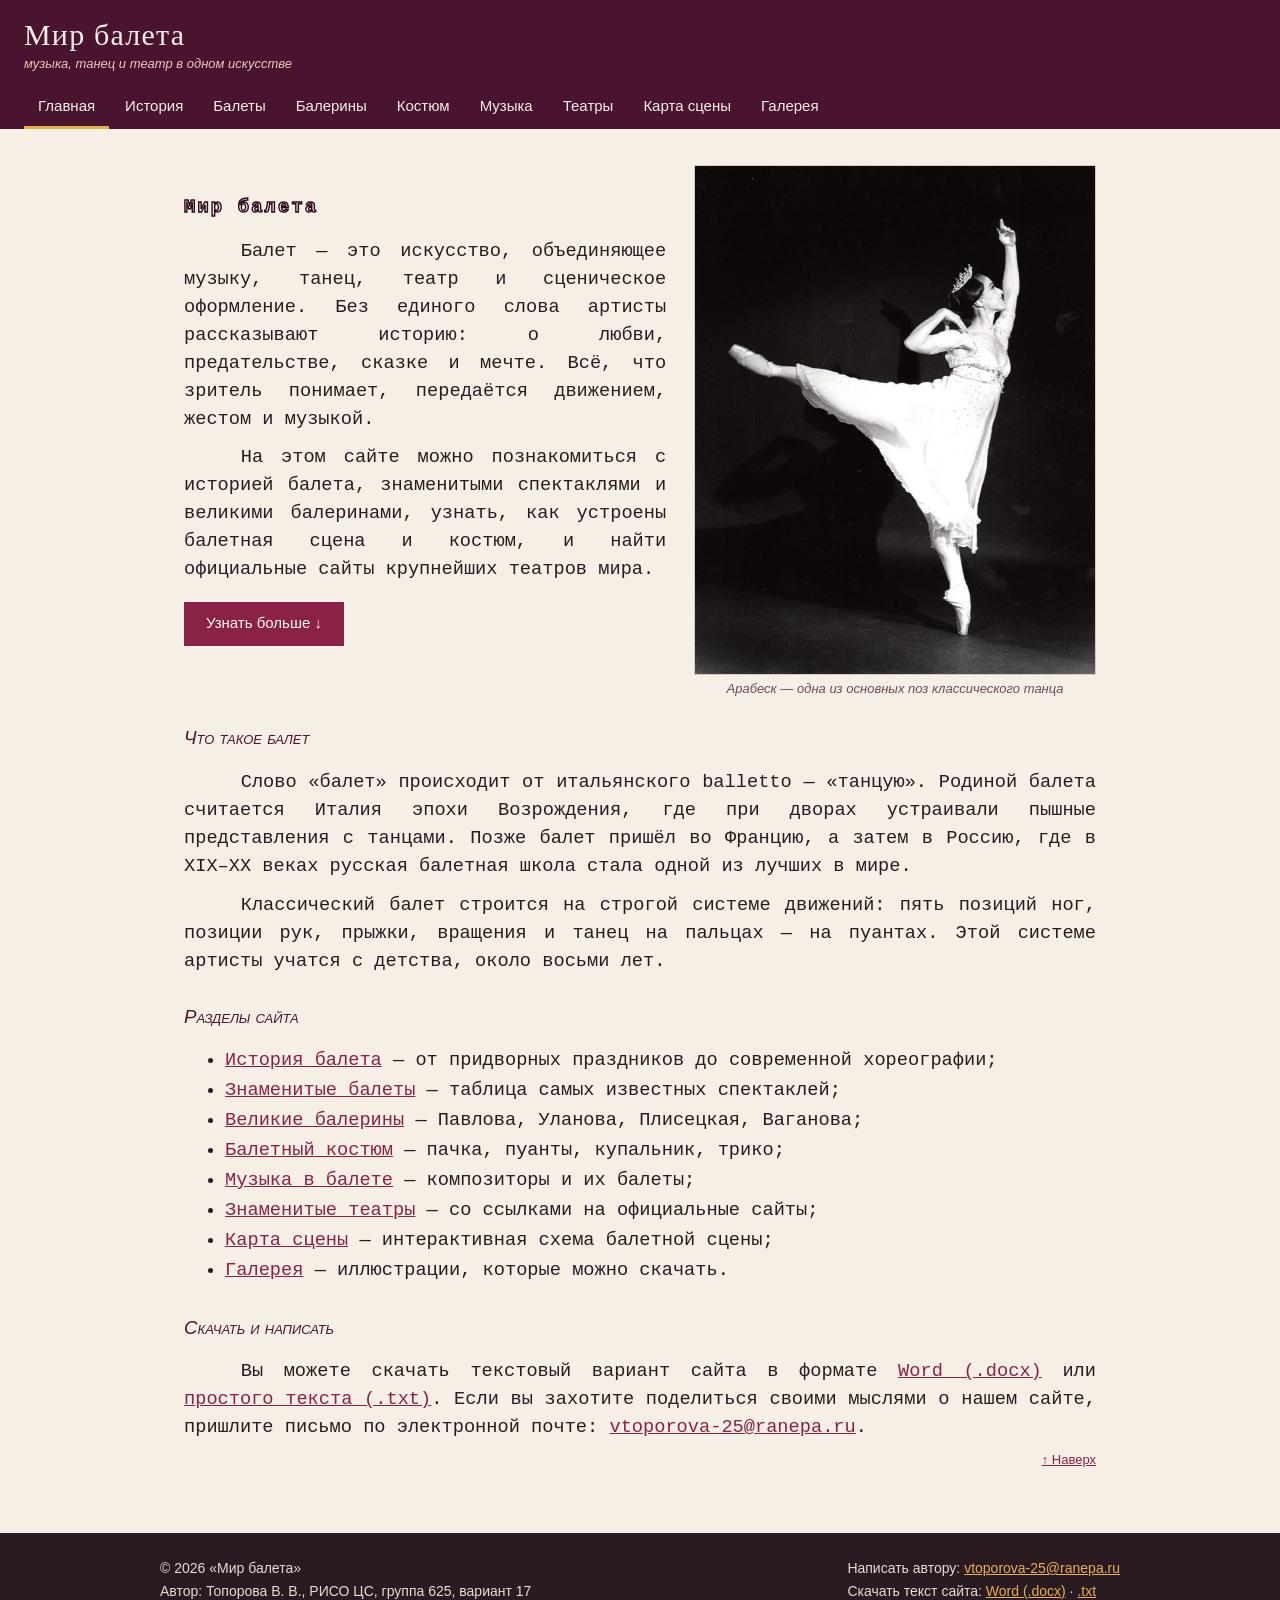
<file: index.html>
<!DOCTYPE html>
<html lang="ru">
<head>
<meta charset="utf-8">
<meta name="viewport" content="width=device-width, initial-scale=1">
<meta name="author" content="Топорова В. В., РИСО ЦС, группа 625">
<title>Главная — Мир балета</title>
<link rel="stylesheet" href="style.css">
</head>
<body>
<a id="top"></a>
<header class="Топорова_РИСОЦС-625_Шапка">
<p class="Топорова_РИСОЦС-625_Логотип"><a href="index.html">Мир балета</a></p>
<p class="Топорова_РИСОЦС-625_Девиз">музыка, танец и театр в одном искусстве</p>
<nav><ul class="Топорова_РИСОЦС-625_Меню"><li><a href="index.html" class="active">Главная</a></li><li><a href="istoriya.html">История</a></li><li><a href="balety.html">Балеты</a></li><li><a href="baleriny.html">Балерины</a></li><li><a href="kostyum.html">Костюм</a></li><li><a href="muzyka.html">Музыка</a></li><li><a href="teatry.html">Театры</a></li><li><a href="scena.html">Карта сцены</a></li><li><a href="galereya.html">Галерея</a></li></ul></nav>
</header>
<main class="Топорова_РИСОЦС-625_Содержимое">

<section class="Топорова_РИСОЦС-625_Баннер">
<div>
<h1 class="Топорова_РИСОЦС-625_Гл">Мир балета</h1>
<p class="Топорова_РИСОЦС-625_Оснтек">Балет — это искусство, объединяющее музыку, танец, театр и сценическое оформление. Без единого слова артисты рассказывают историю: о любви, предательстве, сказке и мечте. Всё, что зритель понимает, передаётся движением, жестом и музыкой.</p>
<p class="Топорова_РИСОЦС-625_Оснтек">На этом сайте можно познакомиться с историей балета, знаменитыми спектаклями и великими балеринами, узнать, как устроены балетная сцена и костюм, и найти официальные сайты крупнейших театров мира.</p>
<p><a class="Топорова_РИСОЦС-625_Кнопка" href="#bolshe">Узнать больше ↓</a></p>
</div>
<figure class="Топорова_РИСОЦС-625_Рисунок" style="margin:0"><img src="images/foto/ballerina.jpg" width="692" height="879" alt="Балерина в арабеске на пуантах"><figcaption>Арабеск — одна из основных поз классического танца</figcaption></figure>
</section>

<section id="bolshe">
<h2 class="Топорова_РИСОЦС-625_Подзаг">Что такое балет</h2>
<p class="Топорова_РИСОЦС-625_Оснтек">Слово «балет» происходит от итальянского balletto — «танцую». Родиной балета считается Италия эпохи Возрождения, где при дворах устраивали пышные представления с танцами. Позже балет пришёл во Францию, а затем в Россию, где в XIX–XX веках русская балетная школа стала одной из лучших в мире.</p>
<p class="Топорова_РИСОЦС-625_Оснтек">Классический балет строится на строгой системе движений: пять позиций ног, позиции рук, прыжки, вращения и танец на пальцах — на пуантах. Этой системе артисты учатся с детства, около восьми лет.</p>

<h2 class="Топорова_РИСОЦС-625_Подзаг">Разделы сайта</h2>
<ul class="Топорова_РИСОЦС-625_Список">
<li><a href="istoriya.html">История балета</a> — от придворных праздников до современной хореографии;</li>
<li><a href="balety.html">Знаменитые балеты</a> — таблица самых известных спектаклей;</li>
<li><a href="baleriny.html">Великие балерины</a> — Павлова, Уланова, Плисецкая, Ваганова;</li>
<li><a href="kostyum.html">Балетный костюм</a> — пачка, пуанты, купальник, трико;</li>
<li><a href="muzyka.html">Музыка в балете</a> — композиторы и их балеты;</li>
<li><a href="teatry.html">Знаменитые театры</a> — со ссылками на официальные сайты;</li>
<li><a href="scena.html">Карта сцены</a> — интерактивная схема балетной сцены;</li>
<li><a href="galereya.html">Галерея</a> — иллюстрации, которые можно скачать.</li>
</ul>

<h2 class="Топорова_РИСОЦС-625_Подзаг">Скачать и написать</h2>
<p class="Топорова_РИСОЦС-625_Оснтек">Вы можете скачать текстовый вариант сайта в формате <a href="files/mir-baleta.docx" download>Word (.docx)</a> или <a href="files/mir-baleta.txt" download>простого текста (.txt)</a>. Если вы захотите поделиться своими мыслями о нашем сайте, пришлите письмо по электронной почте: <a href="mailto:vtoporova-25@ranepa.ru">vtoporova-25@ranepa.ru</a>.</p>
</section>

<p class="Топорова_РИСОЦС-625_Наверх"><a href="#top">↑ Наверх</a></p>
</main>
<footer class="Топорова_РИСОЦС-625_Подвал">
<div class="Топорова_РИСОЦС-625_Подвал-внутри">
<div>© 2026 «Мир балета»<br>Автор: Топорова В. В., РИСО ЦС, группа 625, вариант 17</div>
<div>Написать автору: <a href="mailto:vtoporova-25@ranepa.ru?subject=Сайт «Мир балета»">vtoporova-25@ranepa.ru</a><br>Скачать текст сайта: <a href="files/mir-baleta.docx" download>Word (.docx)</a> · <a href="files/mir-baleta.txt" download>.txt</a></div>
</div>
</footer>

</body>
</html>
</file>
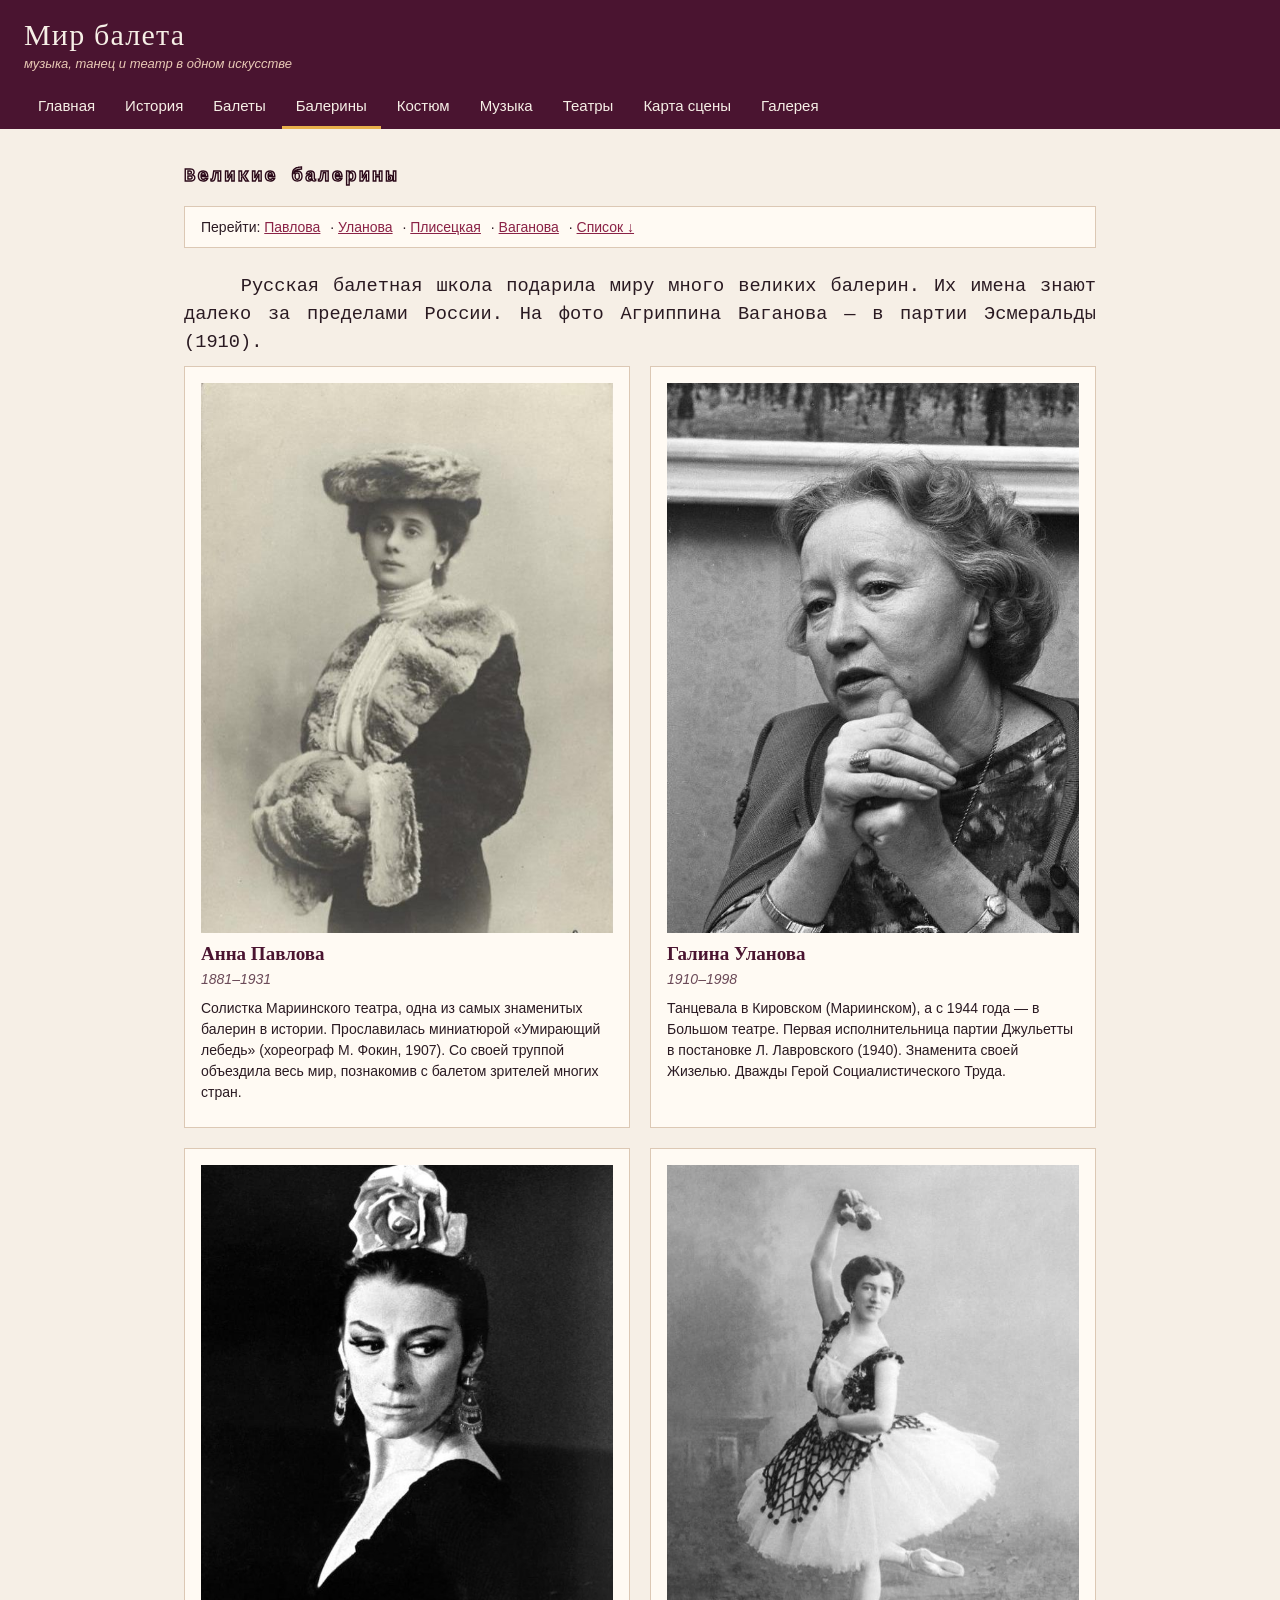
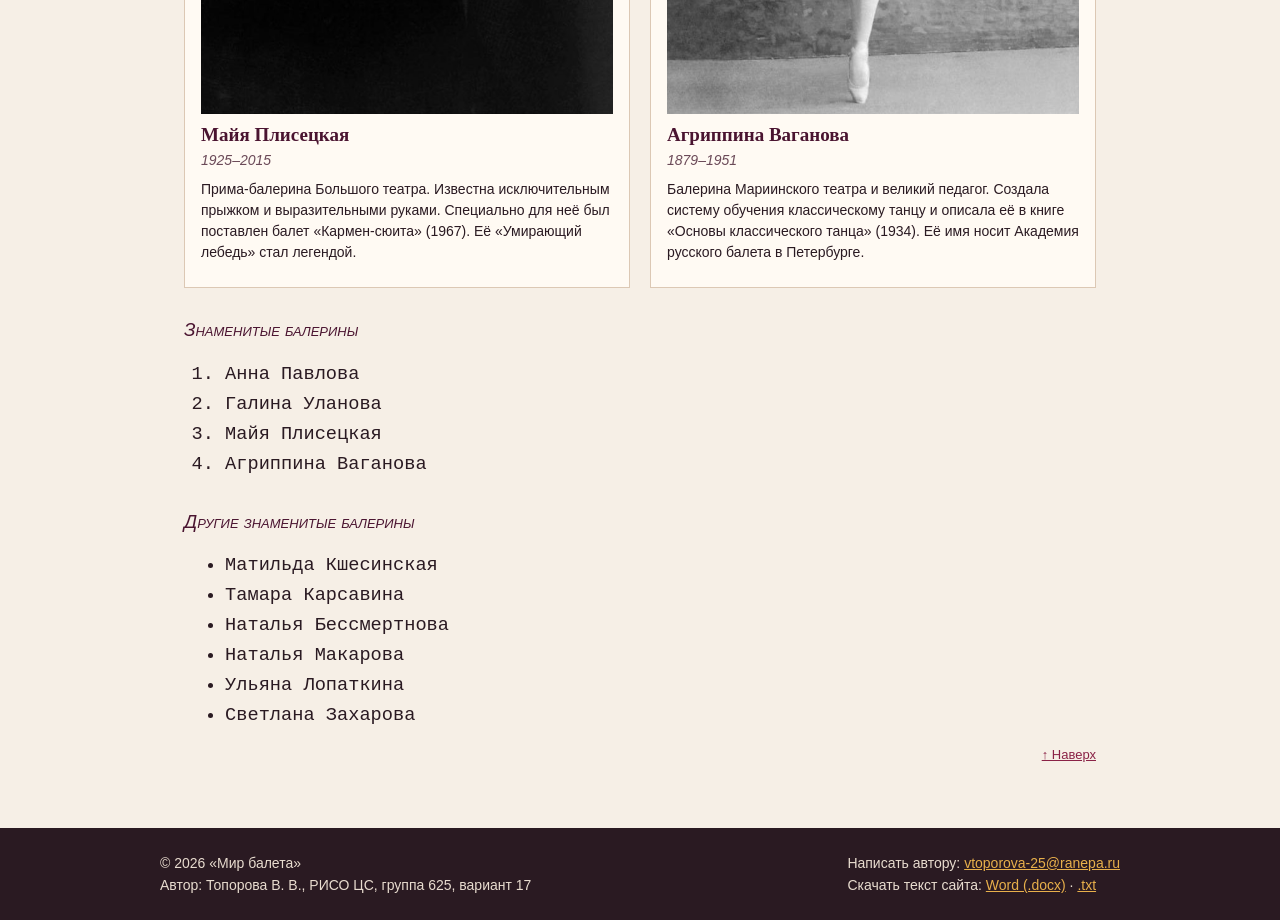
<file: baleriny.html>
<!DOCTYPE html>
<html lang="ru">
<head>
<meta charset="utf-8">
<meta name="viewport" content="width=device-width, initial-scale=1">
<meta name="author" content="Топорова В. В., РИСО ЦС, группа 625">
<title>Великие балерины — Мир балета</title>
<link rel="stylesheet" href="style.css">
</head>
<body>
<a id="top"></a>
<header class="Топорова_РИСОЦС-625_Шапка">
<p class="Топорова_РИСОЦС-625_Логотип"><a href="index.html">Мир балета</a></p>
<p class="Топорова_РИСОЦС-625_Девиз">музыка, танец и театр в одном искусстве</p>
<nav><ul class="Топорова_РИСОЦС-625_Меню"><li><a href="index.html">Главная</a></li><li><a href="istoriya.html">История</a></li><li><a href="balety.html">Балеты</a></li><li><a href="baleriny.html" class="active">Балерины</a></li><li><a href="kostyum.html">Костюм</a></li><li><a href="muzyka.html">Музыка</a></li><li><a href="teatry.html">Театры</a></li><li><a href="scena.html">Карта сцены</a></li><li><a href="galereya.html">Галерея</a></li></ul></nav>
</header>
<main class="Топорова_РИСОЦС-625_Содержимое">

<h1 class="Топорова_РИСОЦС-625_Гл">Великие балерины</h1>
<nav class="Топорова_РИСОЦС-625_Якоря">Перейти: <a href="#pavlova">Павлова</a> · <a href="#ulanova">Уланова</a> · <a href="#plisetskaya">Плисецкая</a> · <a href="#vaganova">Ваганова</a> · <a href="#spisok">Список ↓</a></nav>
<p class="Топорова_РИСОЦС-625_Оснтек">Русская балетная школа подарила миру много великих балерин. Их имена знают далеко за пределами России. На фото Агриппина Ваганова — в партии Эсмеральды (1910).</p>
<section class="Топорова_РИСОЦС-625_Карточки"><article class="Топорова_РИСОЦС-625_Карточка" id="pavlova"><img class="Топорова_РИСОЦС-625_Фото-портрет" src="images/foto/pavlova.jpg" alt="Анна Павлова"><h3>Анна Павлова</h3><p class="Топорова_РИСОЦС-625_Даты">1881–1931</p><p>Солистка Мариинского театра, одна из самых знаменитых балерин в истории. Прославилась миниатюрой «Умирающий лебедь» (хореограф М. Фокин, 1907). Со своей труппой объездила весь мир, познакомив с балетом зрителей многих стран.</p></article><article class="Топорова_РИСОЦС-625_Карточка" id="ulanova"><img class="Топорова_РИСОЦС-625_Фото-портрет" src="images/foto/ulanova.jpg" alt="Галина Уланова"><h3>Галина Уланова</h3><p class="Топорова_РИСОЦС-625_Даты">1910–1998</p><p>Танцевала в Кировском (Мариинском), а с 1944 года — в Большом театре. Первая исполнительница партии Джульетты в постановке Л. Лавровского (1940). Знаменита своей Жизелью. Дважды Герой Социалистического Труда.</p></article><article class="Топорова_РИСОЦС-625_Карточка" id="plisetskaya"><img class="Топорова_РИСОЦС-625_Фото-портрет" src="images/foto/plisetskaya.jpg" alt="Майя Плисецкая"><h3>Майя Плисецкая</h3><p class="Топорова_РИСОЦС-625_Даты">1925–2015</p><p>Прима-балерина Большого театра. Известна исключительным прыжком и выразительными руками. Специально для неё был поставлен балет «Кармен-сюита» (1967). Её «Умирающий лебедь» стал легендой.</p></article><article class="Топорова_РИСОЦС-625_Карточка" id="vaganova"><img class="Топорова_РИСОЦС-625_Фото-портрет" src="images/foto/vaganova.jpg" alt="Агриппина Ваганова"><h3>Агриппина Ваганова</h3><p class="Топорова_РИСОЦС-625_Даты">1879–1951</p><p>Балерина Мариинского театра и великий педагог. Создала систему обучения классическому танцу и описала её в книге «Основы классического танца» (1934). Её имя носит Академия русского балета в Петербурге.</p></article></section>
<section id="spisok">
<h2 class="Топорова_РИСОЦС-625_Подзаг">Знаменитые балерины</h2>
<ol class="Топорова_РИСОЦС-625_Список">
<li>Анна Павлова</li>
<li>Галина Уланова</li>
<li>Майя Плисецкая</li>
<li>Агриппина Ваганова</li>
</ol>
<h2 class="Топорова_РИСОЦС-625_Подзаг">Другие знаменитые балерины</h2>
<ul class="Топорова_РИСОЦС-625_Список">
<li>Матильда Кшесинская</li>
<li>Тамара Карсавина</li>
<li>Наталья Бессмертнова</li>
<li>Наталья Макарова</li>
<li>Ульяна Лопаткина</li>
<li>Светлана Захарова</li>
</ul>
</section>

<p class="Топорова_РИСОЦС-625_Наверх"><a href="#top">↑ Наверх</a></p>
</main>
<footer class="Топорова_РИСОЦС-625_Подвал">
<div class="Топорова_РИСОЦС-625_Подвал-внутри">
<div>© 2026 «Мир балета»<br>Автор: Топорова В. В., РИСО ЦС, группа 625, вариант 17</div>
<div>Написать автору: <a href="mailto:vtoporova-25@ranepa.ru?subject=Сайт «Мир балета»">vtoporova-25@ranepa.ru</a><br>Скачать текст сайта: <a href="files/mir-baleta.docx" download>Word (.docx)</a> · <a href="files/mir-baleta.txt" download>.txt</a></div>
</div>
</footer>

</body>
</html>
</file>
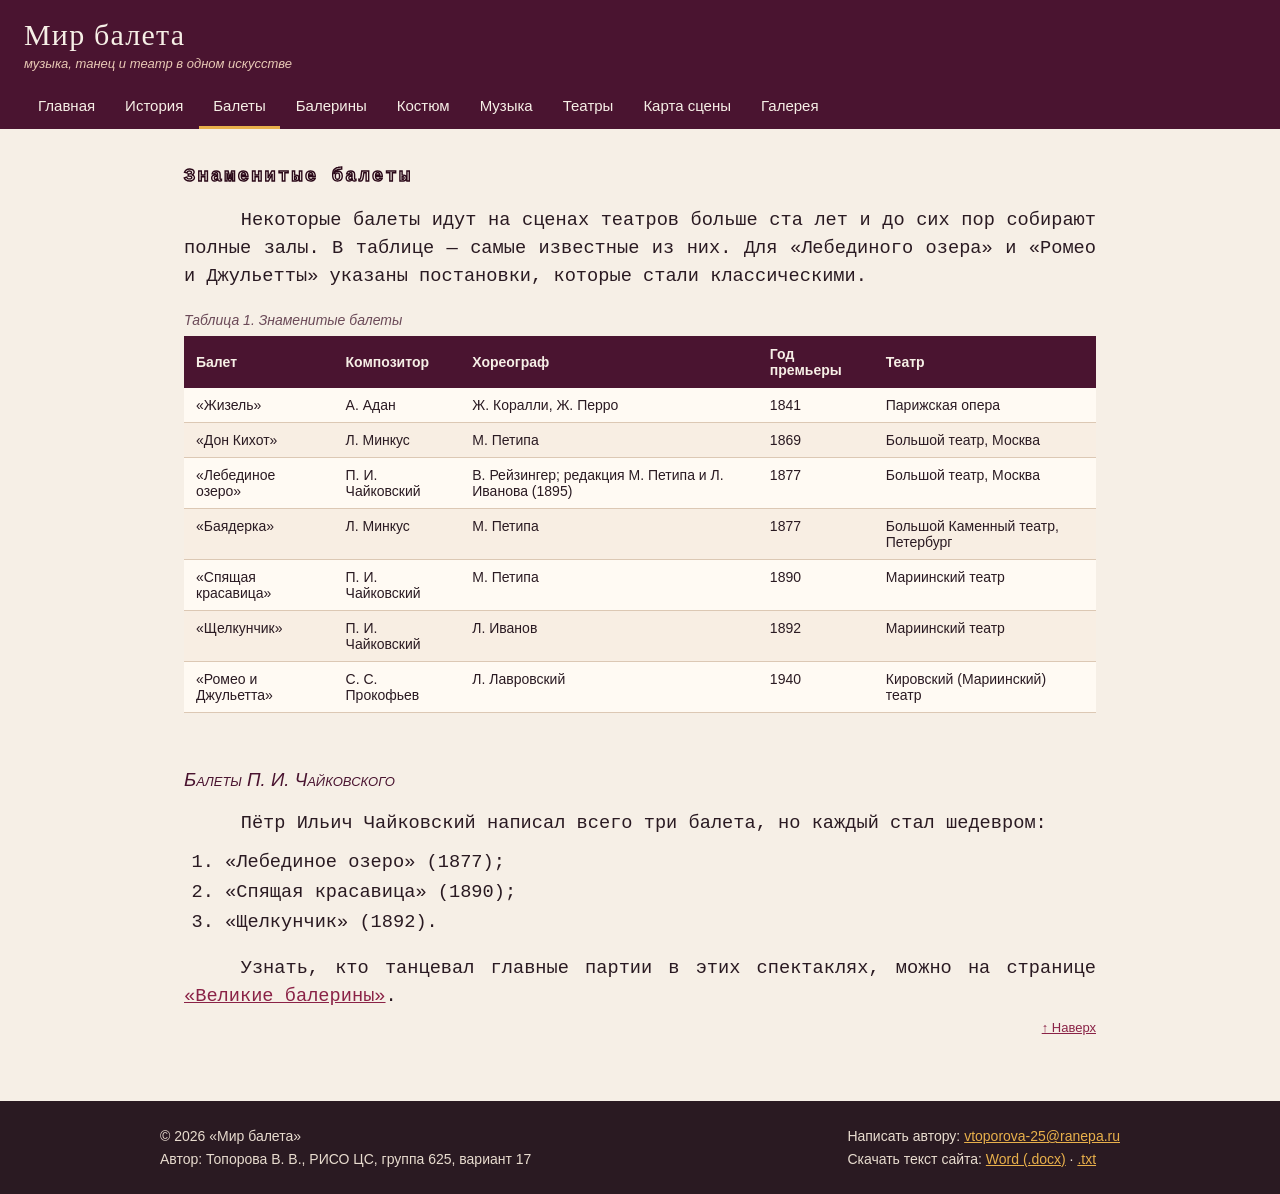
<file: balety.html>
<!DOCTYPE html>
<html lang="ru">
<head>
<meta charset="utf-8">
<meta name="viewport" content="width=device-width, initial-scale=1">
<meta name="author" content="Топорова В. В., РИСО ЦС, группа 625">
<title>Знаменитые балеты — Мир балета</title>
<link rel="stylesheet" href="style.css">
</head>
<body>
<a id="top"></a>
<header class="Топорова_РИСОЦС-625_Шапка">
<p class="Топорова_РИСОЦС-625_Логотип"><a href="index.html">Мир балета</a></p>
<p class="Топорова_РИСОЦС-625_Девиз">музыка, танец и театр в одном искусстве</p>
<nav><ul class="Топорова_РИСОЦС-625_Меню"><li><a href="index.html">Главная</a></li><li><a href="istoriya.html">История</a></li><li><a href="balety.html" class="active">Балеты</a></li><li><a href="baleriny.html">Балерины</a></li><li><a href="kostyum.html">Костюм</a></li><li><a href="muzyka.html">Музыка</a></li><li><a href="teatry.html">Театры</a></li><li><a href="scena.html">Карта сцены</a></li><li><a href="galereya.html">Галерея</a></li></ul></nav>
</header>
<main class="Топорова_РИСОЦС-625_Содержимое">

<h1 class="Топорова_РИСОЦС-625_Гл">Знаменитые балеты</h1>
<p class="Топорова_РИСОЦС-625_Оснтек">Некоторые балеты идут на сценах театров больше ста лет и до сих пор собирают полные залы. В таблице — самые известные из них. Для «Лебединого озера» и «Ромео и Джульетты» указаны постановки, которые стали классическими.</p>
<div class="Топорова_РИСОЦС-625_Прокрутка">
<table class="Топорова_РИСОЦС-625_Таблица">
<caption>Таблица 1. Знаменитые балеты</caption>
<thead><tr><th>Балет</th><th>Композитор</th><th>Хореограф</th><th>Год премьеры</th><th>Театр</th></tr></thead>
<tbody><tr><td>«Жизель»</td><td>А. Адан</td><td>Ж. Коралли, Ж. Перро</td><td>1841</td><td>Парижская опера</td></tr><tr><td>«Дон Кихот»</td><td>Л. Минкус</td><td>М. Петипа</td><td>1869</td><td>Большой театр, Москва</td></tr><tr><td>«Лебединое озеро»</td><td>П. И. Чайковский</td><td>В. Рейзингер; редакция М. Петипа и Л. Иванова (1895)</td><td>1877</td><td>Большой театр, Москва</td></tr><tr><td>«Баядерка»</td><td>Л. Минкус</td><td>М. Петипа</td><td>1877</td><td>Большой Каменный театр, Петербург</td></tr><tr><td>«Спящая красавица»</td><td>П. И. Чайковский</td><td>М. Петипа</td><td>1890</td><td>Мариинский театр</td></tr><tr><td>«Щелкунчик»</td><td>П. И. Чайковский</td><td>Л. Иванов</td><td>1892</td><td>Мариинский театр</td></tr><tr><td>«Ромео и Джульетта»</td><td>С. С. Прокофьев</td><td>Л. Лавровский</td><td>1940</td><td>Кировский (Мариинский) театр</td></tr></tbody>
</table>
</div>
<h2 class="Топорова_РИСОЦС-625_Подзаг">Балеты П. И. Чайковского</h2>
<p class="Топорова_РИСОЦС-625_Оснтек">Пётр Ильич Чайковский написал всего три балета, но каждый стал шедевром:</p>
<ol class="Топорова_РИСОЦС-625_Список">
<li>«Лебединое озеро» (1877);</li>
<li>«Спящая красавица» (1890);</li>
<li>«Щелкунчик» (1892).</li>
</ol>
<p class="Топорова_РИСОЦС-625_Оснтек">Узнать, кто танцевал главные партии в этих спектаклях, можно на странице <a href="baleriny.html">«Великие балерины»</a>.</p>

<p class="Топорова_РИСОЦС-625_Наверх"><a href="#top">↑ Наверх</a></p>
</main>
<footer class="Топорова_РИСОЦС-625_Подвал">
<div class="Топорова_РИСОЦС-625_Подвал-внутри">
<div>© 2026 «Мир балета»<br>Автор: Топорова В. В., РИСО ЦС, группа 625, вариант 17</div>
<div>Написать автору: <a href="mailto:vtoporova-25@ranepa.ru?subject=Сайт «Мир балета»">vtoporova-25@ranepa.ru</a><br>Скачать текст сайта: <a href="files/mir-baleta.docx" download>Word (.docx)</a> · <a href="files/mir-baleta.txt" download>.txt</a></div>
</div>
</footer>

</body>
</html>
</file>
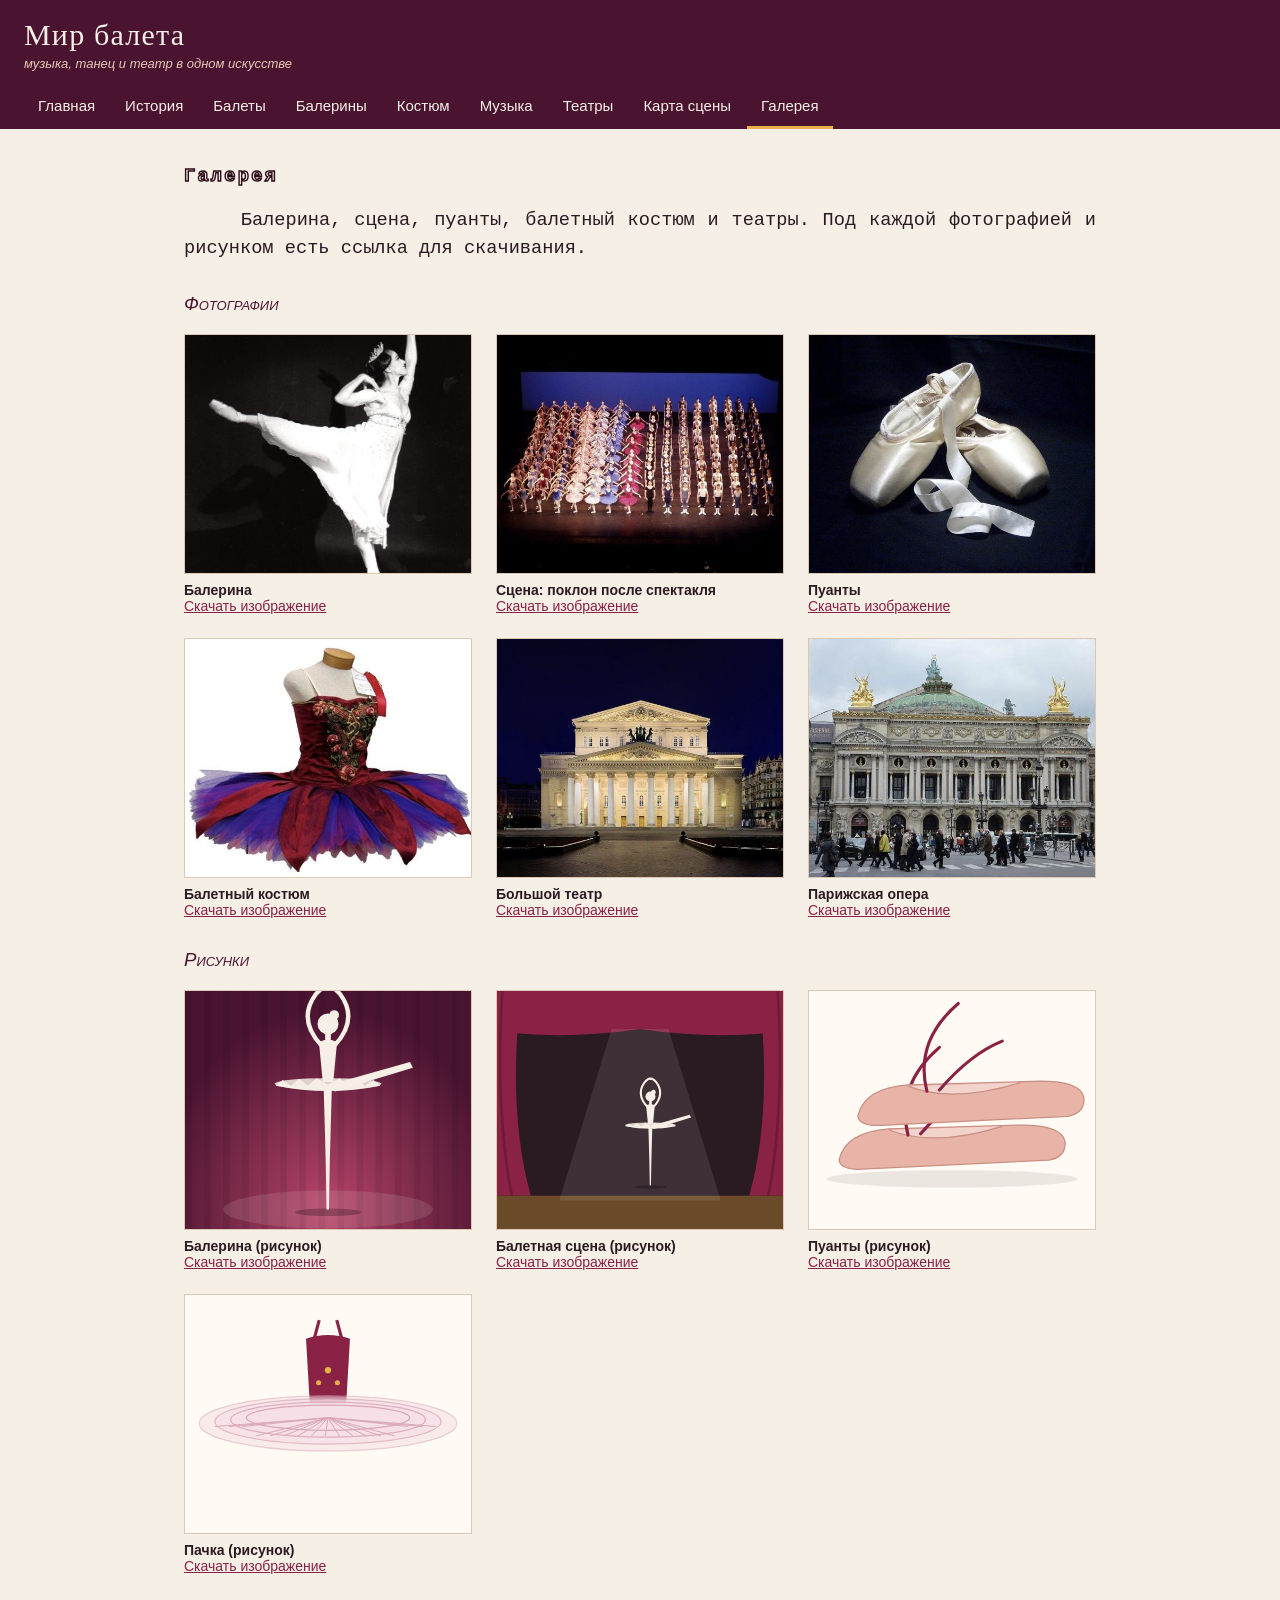
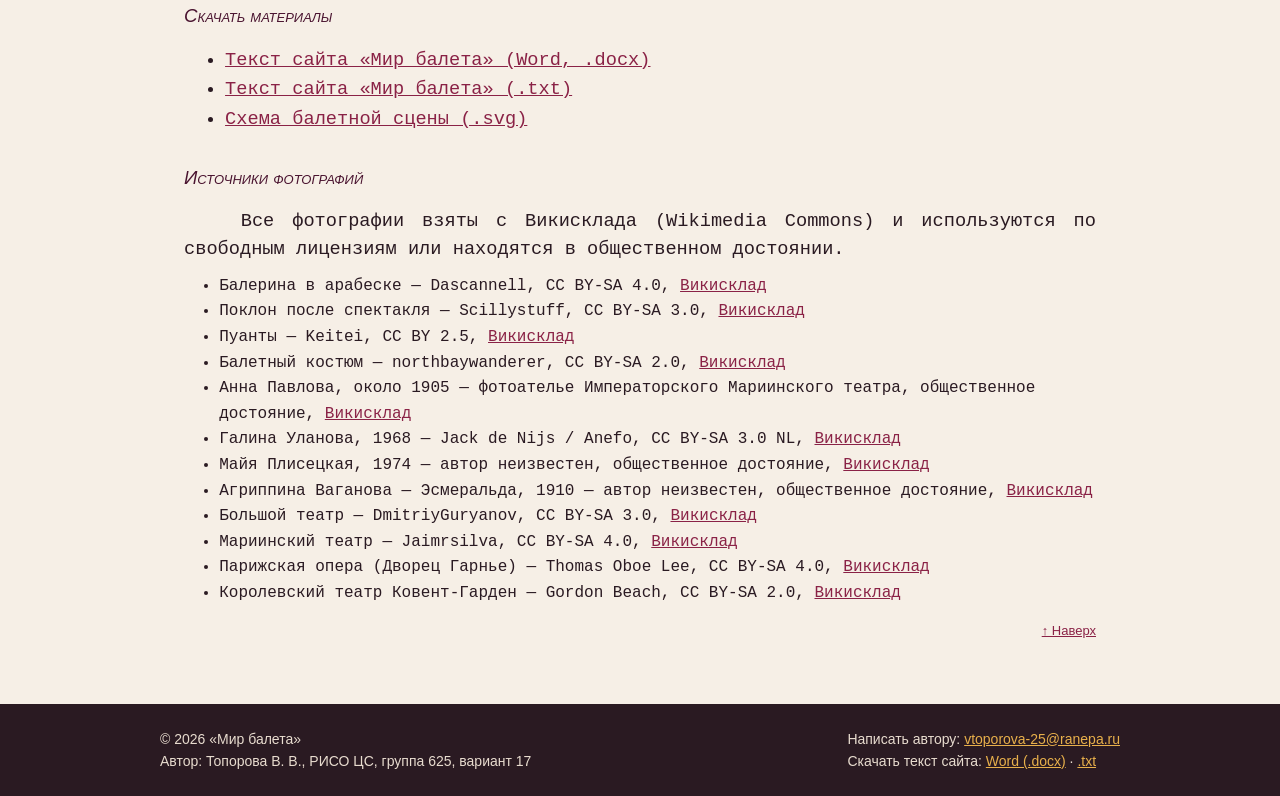
<file: galereya.html>
<!DOCTYPE html>
<html lang="ru">
<head>
<meta charset="utf-8">
<meta name="viewport" content="width=device-width, initial-scale=1">
<meta name="author" content="Топорова В. В., РИСО ЦС, группа 625">
<title>Галерея — Мир балета</title>
<link rel="stylesheet" href="style.css">
</head>
<body>
<a id="top"></a>
<header class="Топорова_РИСОЦС-625_Шапка">
<p class="Топорова_РИСОЦС-625_Логотип"><a href="index.html">Мир балета</a></p>
<p class="Топорова_РИСОЦС-625_Девиз">музыка, танец и театр в одном искусстве</p>
<nav><ul class="Топорова_РИСОЦС-625_Меню"><li><a href="index.html">Главная</a></li><li><a href="istoriya.html">История</a></li><li><a href="balety.html">Балеты</a></li><li><a href="baleriny.html">Балерины</a></li><li><a href="kostyum.html">Костюм</a></li><li><a href="muzyka.html">Музыка</a></li><li><a href="teatry.html">Театры</a></li><li><a href="scena.html">Карта сцены</a></li><li><a href="galereya.html" class="active">Галерея</a></li></ul></nav>
</header>
<main class="Топорова_РИСОЦС-625_Содержимое">

<h1 class="Топорова_РИСОЦС-625_Гл">Галерея</h1>
<p class="Топорова_РИСОЦС-625_Оснтек">Балерина, сцена, пуанты, балетный костюм и театры. Под каждой фотографией и рисунком есть ссылка для скачивания.</p>
<h2 class="Топорова_РИСОЦС-625_Подзаг">Фотографии</h2>
<section class="Топорова_РИСОЦС-625_Галерея"><figure><img src="images/foto/ballerina.jpg" width="692" height="879" alt="Балерина"><figcaption><b>Балерина</b><br><a href="images/foto/ballerina.jpg" download>Скачать изображение</a></figcaption></figure><figure><img src="images/foto/stage.jpg" width="599" height="449" alt="Сцена: поклон после спектакля"><figcaption><b>Сцена: поклон после спектакля</b><br><a href="images/foto/stage.jpg" download>Скачать изображение</a></figcaption></figure><figure><img src="images/foto/pointe.jpg" width="599" height="449" alt="Пуанты"><figcaption><b>Пуанты</b><br><a href="images/foto/pointe.jpg" download>Скачать изображение</a></figcaption></figure><figure><img src="images/foto/tutu.jpg" width="574" height="449" alt="Балетный костюм"><figcaption><b>Балетный костюм</b><br><a href="images/foto/tutu.jpg" download>Скачать изображение</a></figcaption></figure><figure><img src="images/foto/bolshoi.jpg" width="540" height="449" alt="Большой театр"><figcaption><b>Большой театр</b><br><a href="images/foto/bolshoi.jpg" download>Скачать изображение</a></figcaption></figure><figure><img src="images/foto/garnier.jpg" width="599" height="449" alt="Парижская опера"><figcaption><b>Парижская опера</b><br><a href="images/foto/garnier.jpg" download>Скачать изображение</a></figcaption></figure></section>
<h2 class="Топорова_РИСОЦС-625_Подзаг">Рисунки</h2>
<section class="Топорова_РИСОЦС-625_Галерея"><figure><img src="images/ballerina.svg" width="600" height="700" alt="Балерина (рисунок)"><figcaption><b>Балерина (рисунок)</b><br><a href="images/ballerina.svg" download>Скачать изображение</a></figcaption></figure><figure><img src="images/scena.svg" width="800" height="500" alt="Балетная сцена (рисунок)"><figcaption><b>Балетная сцена (рисунок)</b><br><a href="images/scena.svg" download>Скачать изображение</a></figcaption></figure><figure><img src="images/puanty.svg" width="500" height="380" alt="Пуанты (рисунок)"><figcaption><b>Пуанты (рисунок)</b><br><a href="images/puanty.svg" download>Скачать изображение</a></figcaption></figure><figure><img src="images/pachka.svg" width="500" height="380" alt="Пачка (рисунок)"><figcaption><b>Пачка (рисунок)</b><br><a href="images/pachka.svg" download>Скачать изображение</a></figcaption></figure></section>
<h2 class="Топорова_РИСОЦС-625_Подзаг">Скачать материалы</h2>
<ul class="Топорова_РИСОЦС-625_Список">
<li><a href="files/mir-baleta.docx" download>Текст сайта «Мир балета» (Word, .docx)</a></li>
<li><a href="files/mir-baleta.txt" download>Текст сайта «Мир балета» (.txt)</a></li>
<li><a href="images/plan-sceny.svg" download>Схема балетной сцены (.svg)</a></li>
</ul>
<h2 class="Топорова_РИСОЦС-625_Подзаг">Источники фотографий</h2>
<p class="Топорова_РИСОЦС-625_Оснтек">Все фотографии взяты с Викисклада (Wikimedia Commons) и используются по свободным лицензиям или находятся в общественном достоянии.</p>
<ul class="Топорова_РИСОЦС-625_Список" style="font-size:12pt"><li>Балерина в арабеске — Dascannell, CC BY-SA 4.0, <a href="https://commons.wikimedia.org/wiki/File:Arabesque_on_pointe.jpg" target="_blank" rel="noopener">Викисклад</a></li><li>Поклон после спектакля — Scillystuff, CC BY-SA 3.0, <a href="https://commons.wikimedia.org/wiki/File:Royal_Ballet_School_curtain_call.jpg" target="_blank" rel="noopener">Викисклад</a></li><li>Пуанты — Keitei, CC BY 2.5, <a href="https://commons.wikimedia.org/wiki/File:Pointe_shoes.jpg" target="_blank" rel="noopener">Викисклад</a></li><li>Балетный костюм — northbaywanderer, CC BY-SA 2.0, <a href="https://commons.wikimedia.org/wiki/File:Colourful_ballet_tutu.jpg" target="_blank" rel="noopener">Викисклад</a></li><li>Анна Павлова, около 1905 — фотоателье Императорского Мариинского театра, общественное достояние, <a href="https://commons.wikimedia.org/wiki/File:Anna_pavlova_-c._1905.jpg" target="_blank" rel="noopener">Викисклад</a></li><li>Галина Уланова, 1968 — Jack de Nijs / Anefo, CC BY-SA 3.0 NL, <a href="https://commons.wikimedia.org/wiki/File:Galina_Ulanova_1968.jpg" target="_blank" rel="noopener">Викисклад</a></li><li>Майя Плисецкая, 1974 — автор неизвестен, общественное достояние, <a href="https://commons.wikimedia.org/wiki/File:Maya_Plisetskaya_-_1974.jpg" target="_blank" rel="noopener">Викисклад</a></li><li>Агриппина Ваганова — Эсмеральда, 1910 — автор неизвестен, общественное достояние, <a href="https://commons.wikimedia.org/wiki/File:Agrippina_Vaganova_-Esmeralda_1910.jpg" target="_blank" rel="noopener">Викисклад</a></li><li>Большой театр — DmitriyGuryanov, CC BY-SA 3.0, <a href="https://commons.wikimedia.org/wiki/File:Moscow-Bolshoi-Theare-1.jpg" target="_blank" rel="noopener">Викисклад</a></li><li>Мариинский театр — Jaimrsilva, CC BY-SA 4.0, <a href="https://commons.wikimedia.org/wiki/File:Mariinsky_Theatre_(exterior).jpg" target="_blank" rel="noopener">Викисклад</a></li><li>Парижская опера (Дворец Гарнье) — Thomas Oboe Lee, CC BY-SA 4.0, <a href="https://commons.wikimedia.org/wiki/File:Palais_Garnier,_Paris.jpg" target="_blank" rel="noopener">Викисклад</a></li><li>Королевский театр Ковент-Гарден — Gordon Beach, CC BY-SA 2.0, <a href="https://commons.wikimedia.org/wiki/File:Royal_Opera_House,_Covent_Garden-geograph-2177732-by-Gordon--BEACH.jpg" target="_blank" rel="noopener">Викисклад</a></li></ul>

<p class="Топорова_РИСОЦС-625_Наверх"><a href="#top">↑ Наверх</a></p>
</main>
<footer class="Топорова_РИСОЦС-625_Подвал">
<div class="Топорова_РИСОЦС-625_Подвал-внутри">
<div>© 2026 «Мир балета»<br>Автор: Топорова В. В., РИСО ЦС, группа 625, вариант 17</div>
<div>Написать автору: <a href="mailto:vtoporova-25@ranepa.ru?subject=Сайт «Мир балета»">vtoporova-25@ranepa.ru</a><br>Скачать текст сайта: <a href="files/mir-baleta.docx" download>Word (.docx)</a> · <a href="files/mir-baleta.txt" download>.txt</a></div>
</div>
</footer>

</body>
</html>
</file>
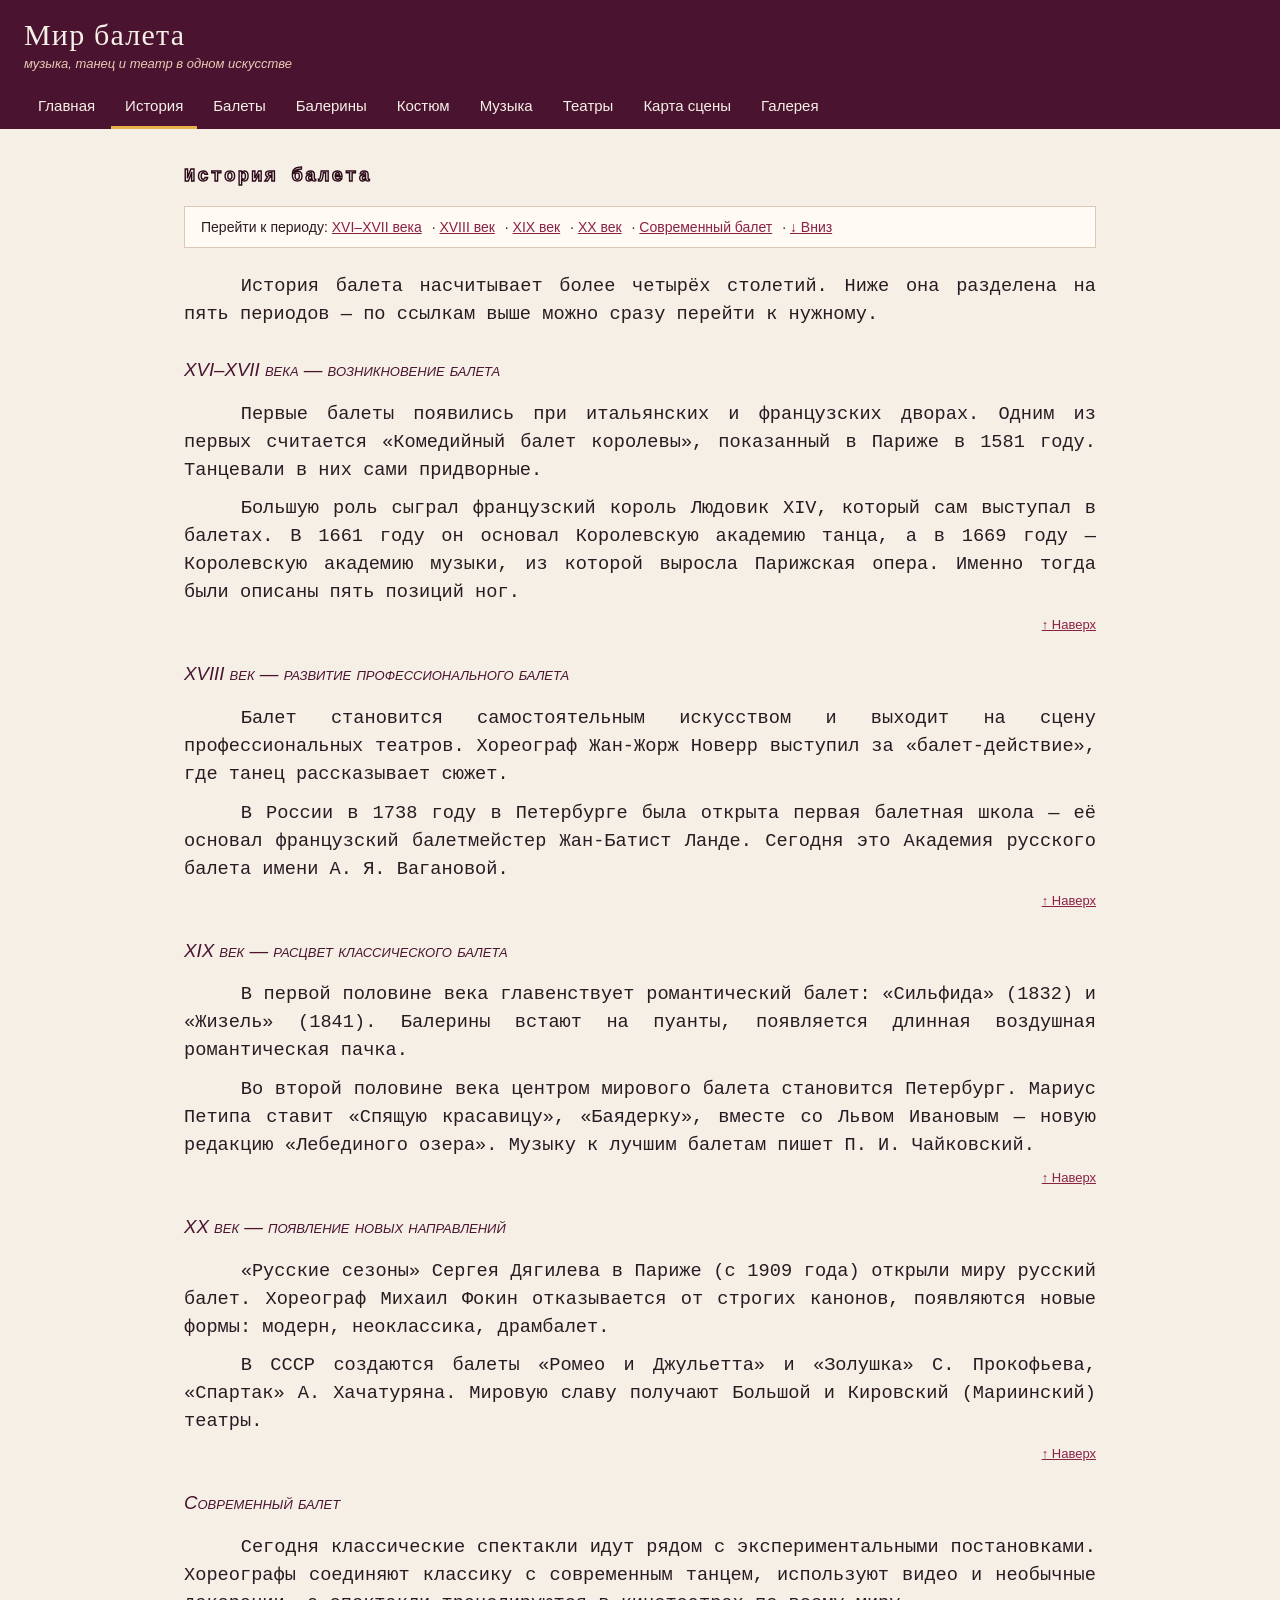
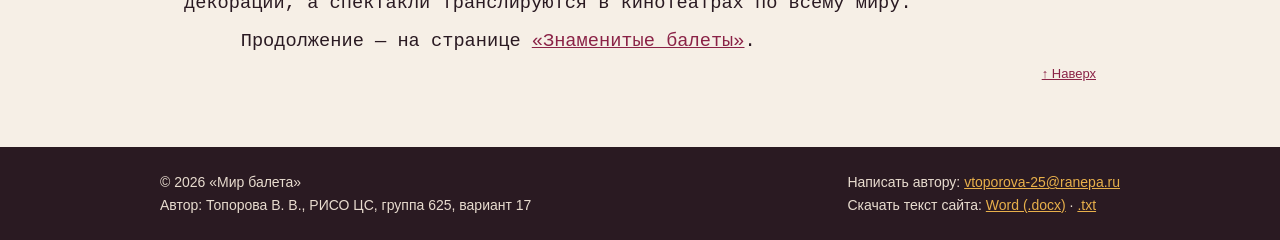
<file: istoriya.html>
<!DOCTYPE html>
<html lang="ru">
<head>
<meta charset="utf-8">
<meta name="viewport" content="width=device-width, initial-scale=1">
<meta name="author" content="Топорова В. В., РИСО ЦС, группа 625">
<title>История балета — Мир балета</title>
<link rel="stylesheet" href="style.css">
</head>
<body>
<a id="top"></a>
<header class="Топорова_РИСОЦС-625_Шапка">
<p class="Топорова_РИСОЦС-625_Логотип"><a href="index.html">Мир балета</a></p>
<p class="Топорова_РИСОЦС-625_Девиз">музыка, танец и театр в одном искусстве</p>
<nav><ul class="Топорова_РИСОЦС-625_Меню"><li><a href="index.html">Главная</a></li><li><a href="istoriya.html" class="active">История</a></li><li><a href="balety.html">Балеты</a></li><li><a href="baleriny.html">Балерины</a></li><li><a href="kostyum.html">Костюм</a></li><li><a href="muzyka.html">Музыка</a></li><li><a href="teatry.html">Театры</a></li><li><a href="scena.html">Карта сцены</a></li><li><a href="galereya.html">Галерея</a></li></ul></nav>
</header>
<main class="Топорова_РИСОЦС-625_Содержимое">

<h1 class="Топорова_РИСОЦС-625_Гл">История балета</h1>
<nav class="Топорова_РИСОЦС-625_Якоря">Перейти к периоду:
<a href="#xvi">XVI–XVII века</a> ·
<a href="#xviii">XVIII век</a> ·
<a href="#xix">XIX век</a> ·
<a href="#xx">XX век</a> ·
<a href="#sovr">Современный балет</a> ·
<a href="#niz">↓ Вниз</a>
</nav>
<p class="Топорова_РИСОЦС-625_Оснтек">История балета насчитывает более четырёх столетий. Ниже она разделена на пять периодов — по ссылкам выше можно сразу перейти к нужному.</p>

<section id="xvi">
<h2 class="Топорова_РИСОЦС-625_Подзаг">XVI–XVII века — возникновение балета</h2>
<p class="Топорова_РИСОЦС-625_Оснтек">Первые балеты появились при итальянских и французских дворах. Одним из первых считается «Комедийный балет королевы», показанный в Париже в 1581 году. Танцевали в них сами придворные.</p>
<p class="Топорова_РИСОЦС-625_Оснтек">Большую роль сыграл французский король Людовик XIV, который сам выступал в балетах. В 1661 году он основал Королевскую академию танца, а в 1669 году — Королевскую академию музыки, из которой выросла Парижская опера. Именно тогда были описаны пять позиций ног.</p>
<p class="Топорова_РИСОЦС-625_Наверх"><a href="#top">↑ Наверх</a></p>
</section>

<section id="xviii">
<h2 class="Топорова_РИСОЦС-625_Подзаг">XVIII век — развитие профессионального балета</h2>
<p class="Топорова_РИСОЦС-625_Оснтек">Балет становится самостоятельным искусством и выходит на сцену профессиональных театров. Хореограф Жан-Жорж Новерр выступил за «балет-действие», где танец рассказывает сюжет.</p>
<p class="Топорова_РИСОЦС-625_Оснтек">В России в 1738 году в Петербурге была открыта первая балетная школа — её основал французский балетмейстер Жан-Батист Ланде. Сегодня это Академия русского балета имени А. Я. Вагановой.</p>
<p class="Топорова_РИСОЦС-625_Наверх"><a href="#top">↑ Наверх</a></p>
</section>

<section id="xix">
<h2 class="Топорова_РИСОЦС-625_Подзаг">XIX век — расцвет классического балета</h2>
<p class="Топорова_РИСОЦС-625_Оснтек">В первой половине века главенствует романтический балет: «Сильфида» (1832) и «Жизель» (1841). Балерины встают на пуанты, появляется длинная воздушная романтическая пачка.</p>
<p class="Топорова_РИСОЦС-625_Оснтек">Во второй половине века центром мирового балета становится Петербург. Мариус Петипа ставит «Спящую красавицу», «Баядерку», вместе со Львом Ивановым — новую редакцию «Лебединого озера». Музыку к лучшим балетам пишет П. И. Чайковский.</p>
<p class="Топорова_РИСОЦС-625_Наверх"><a href="#top">↑ Наверх</a></p>
</section>

<section id="xx">
<h2 class="Топорова_РИСОЦС-625_Подзаг">XX век — появление новых направлений</h2>
<p class="Топорова_РИСОЦС-625_Оснтек">«Русские сезоны» Сергея Дягилева в Париже (с 1909 года) открыли миру русский балет. Хореограф Михаил Фокин отказывается от строгих канонов, появляются новые формы: модерн, неоклассика, драмбалет.</p>
<p class="Топорова_РИСОЦС-625_Оснтек">В СССР создаются балеты «Ромео и Джульетта» и «Золушка» С. Прокофьева, «Спартак» А. Хачатуряна. Мировую славу получают Большой и Кировский (Мариинский) театры.</p>
<p class="Топорова_РИСОЦС-625_Наверх"><a href="#top">↑ Наверх</a></p>
</section>

<section id="sovr">
<h2 class="Топорова_РИСОЦС-625_Подзаг">Современный балет</h2>
<p class="Топорова_РИСОЦС-625_Оснтек">Сегодня классические спектакли идут рядом с экспериментальными постановками. Хореографы соединяют классику с современным танцем, используют видео и необычные декорации, а спектакли транслируются в кинотеатрах по всему миру.</p>
</section>
<a id="niz"></a>
<p class="Топорова_РИСОЦС-625_Оснтек">Продолжение — на странице <a href="balety.html">«Знаменитые балеты»</a>.</p>

<p class="Топорова_РИСОЦС-625_Наверх"><a href="#top">↑ Наверх</a></p>
</main>
<footer class="Топорова_РИСОЦС-625_Подвал">
<div class="Топорова_РИСОЦС-625_Подвал-внутри">
<div>© 2026 «Мир балета»<br>Автор: Топорова В. В., РИСО ЦС, группа 625, вариант 17</div>
<div>Написать автору: <a href="mailto:vtoporova-25@ranepa.ru?subject=Сайт «Мир балета»">vtoporova-25@ranepa.ru</a><br>Скачать текст сайта: <a href="files/mir-baleta.docx" download>Word (.docx)</a> · <a href="files/mir-baleta.txt" download>.txt</a></div>
</div>
</footer>

</body>
</html>
</file>
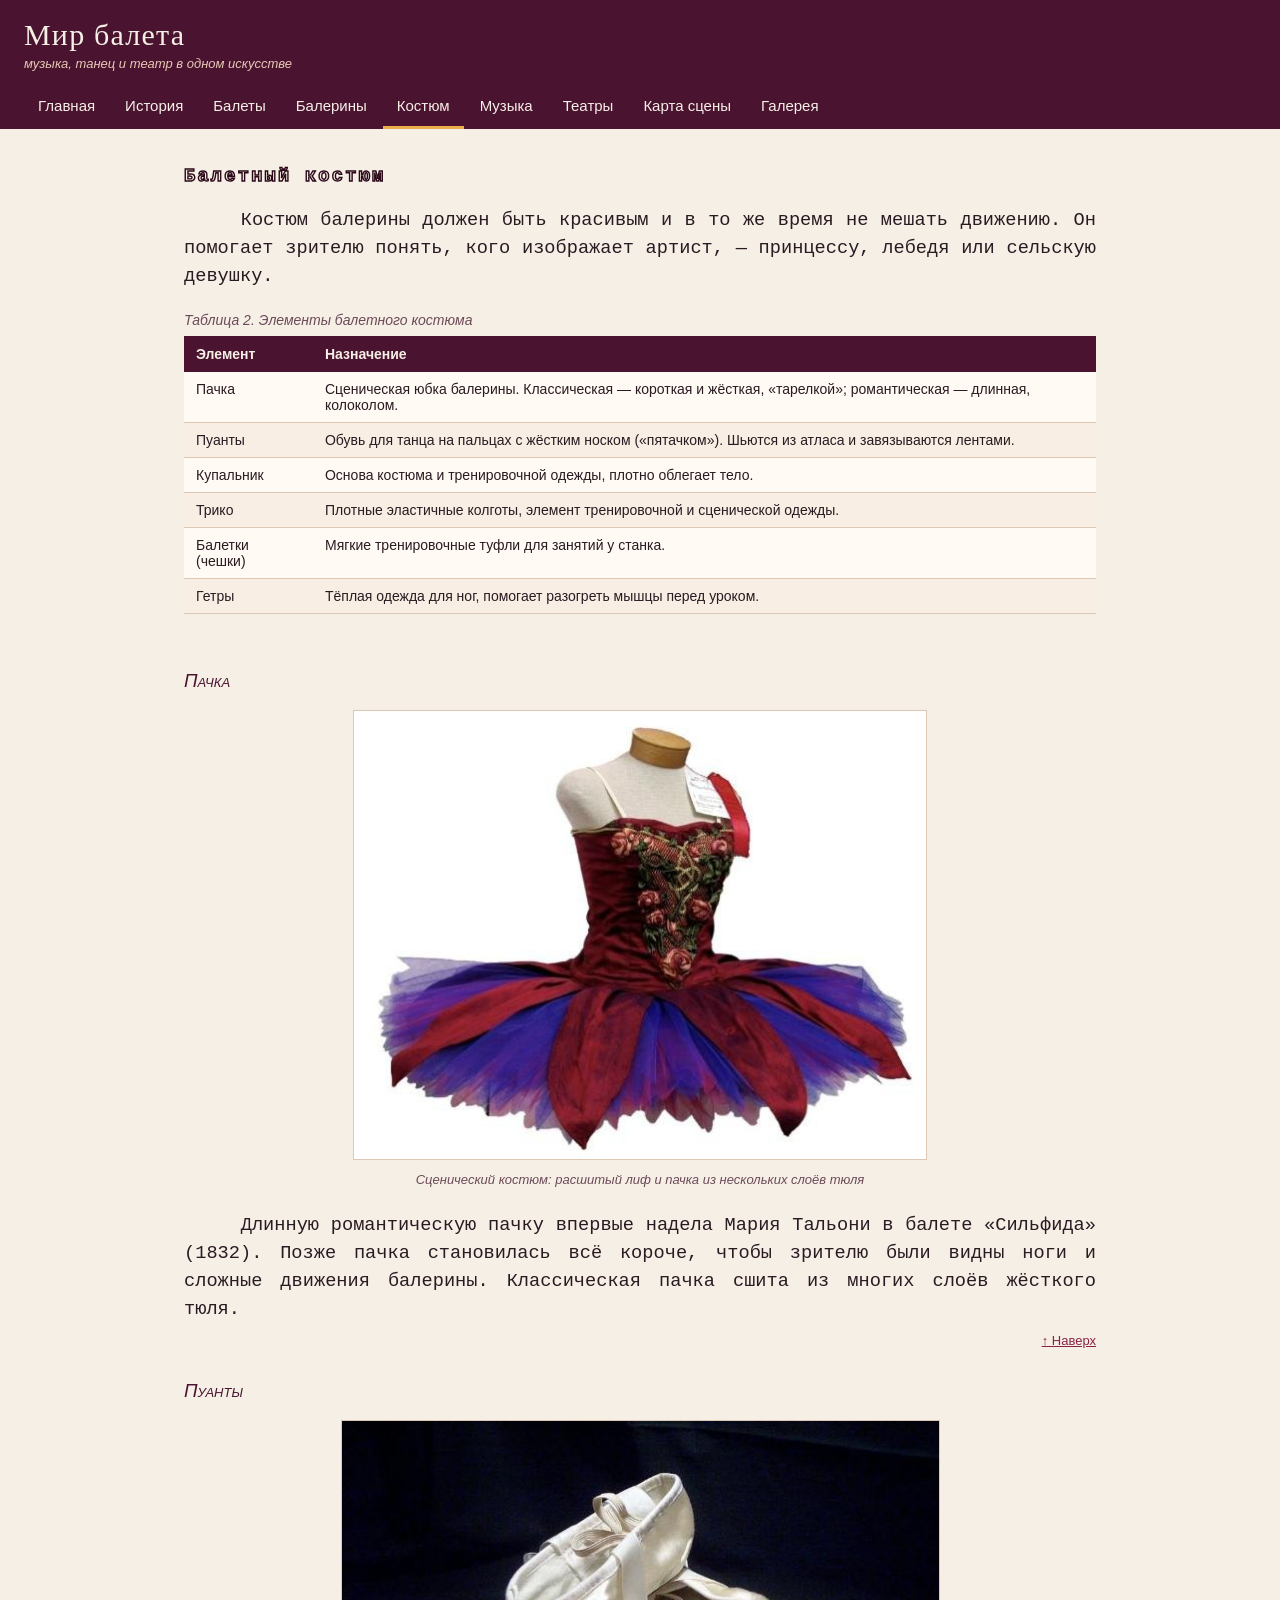
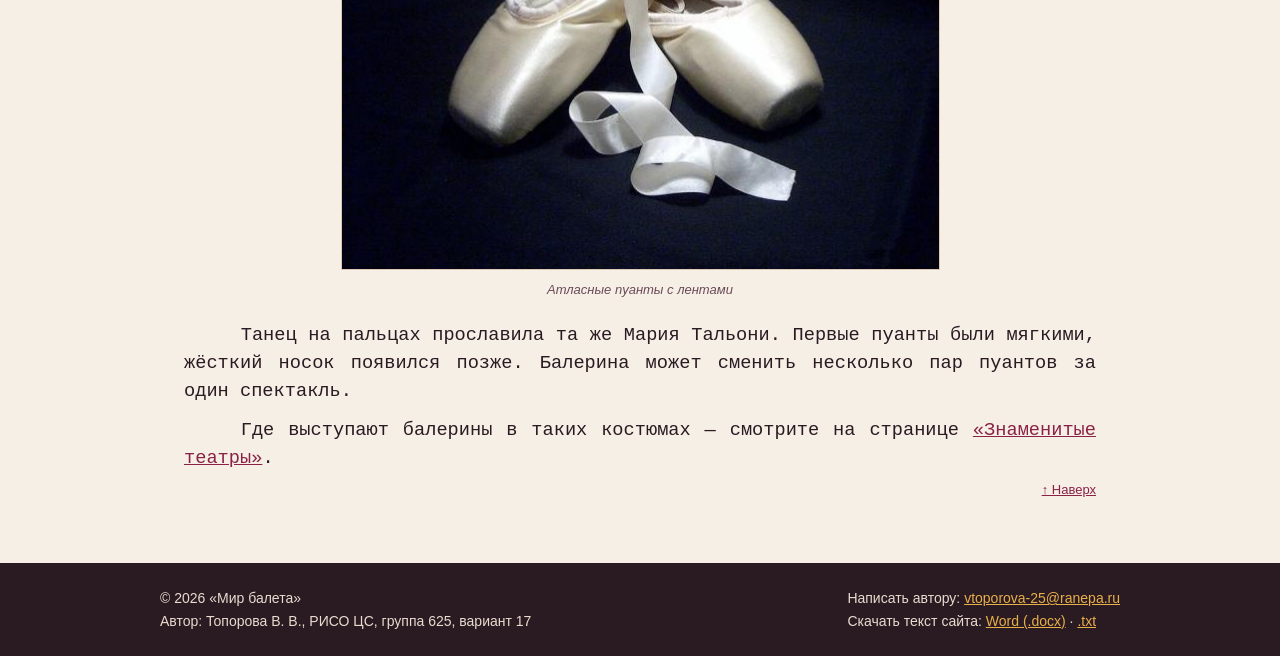
<file: kostyum.html>
<!DOCTYPE html>
<html lang="ru">
<head>
<meta charset="utf-8">
<meta name="viewport" content="width=device-width, initial-scale=1">
<meta name="author" content="Топорова В. В., РИСО ЦС, группа 625">
<title>Балетный костюм — Мир балета</title>
<link rel="stylesheet" href="style.css">
</head>
<body>
<a id="top"></a>
<header class="Топорова_РИСОЦС-625_Шапка">
<p class="Топорова_РИСОЦС-625_Логотип"><a href="index.html">Мир балета</a></p>
<p class="Топорова_РИСОЦС-625_Девиз">музыка, танец и театр в одном искусстве</p>
<nav><ul class="Топорова_РИСОЦС-625_Меню"><li><a href="index.html">Главная</a></li><li><a href="istoriya.html">История</a></li><li><a href="balety.html">Балеты</a></li><li><a href="baleriny.html">Балерины</a></li><li><a href="kostyum.html" class="active">Костюм</a></li><li><a href="muzyka.html">Музыка</a></li><li><a href="teatry.html">Театры</a></li><li><a href="scena.html">Карта сцены</a></li><li><a href="galereya.html">Галерея</a></li></ul></nav>
</header>
<main class="Топорова_РИСОЦС-625_Содержимое">

<h1 class="Топорова_РИСОЦС-625_Гл">Балетный костюм</h1>
<p class="Топорова_РИСОЦС-625_Оснтек">Костюм балерины должен быть красивым и в то же время не мешать движению. Он помогает зрителю понять, кого изображает артист, — принцессу, лебедя или сельскую девушку.</p>
<div class="Топорова_РИСОЦС-625_Прокрутка">
<table class="Топорова_РИСОЦС-625_Таблица">
<caption>Таблица 2. Элементы балетного костюма</caption>
<thead><tr><th>Элемент</th><th>Назначение</th></tr></thead>
<tbody><tr><td>Пачка</td><td>Сценическая юбка балерины. Классическая — короткая и жёсткая, «тарелкой»; романтическая — длинная, колоколом.</td></tr><tr><td>Пуанты</td><td>Обувь для танца на пальцах с жёстким носком («пятачком»). Шьются из атласа и завязываются лентами.</td></tr><tr><td>Купальник</td><td>Основа костюма и тренировочной одежды, плотно облегает тело.</td></tr><tr><td>Трико</td><td>Плотные эластичные колготы, элемент тренировочной и сценической одежды.</td></tr><tr><td>Балетки (чешки)</td><td>Мягкие тренировочные туфли для занятий у станка.</td></tr><tr><td>Гетры</td><td>Тёплая одежда для ног, помогает разогреть мышцы перед уроком.</td></tr></tbody>
</table>
</div>
<section id="pachka">
<h2 class="Топорова_РИСОЦС-625_Подзаг">Пачка</h2>
<figure class="Топорова_РИСОЦС-625_Рисунок"><img src="images/foto/tutu.jpg" width="574" height="449" alt="Сценический костюм балерины: лиф и пачка"><figcaption>Сценический костюм: расшитый лиф и пачка из нескольких слоёв тюля</figcaption></figure>
<p class="Топорова_РИСОЦС-625_Оснтек">Длинную романтическую пачку впервые надела Мария Тальони в балете «Сильфида» (1832). Позже пачка становилась всё короче, чтобы зрителю были видны ноги и сложные движения балерины. Классическая пачка сшита из многих слоёв жёсткого тюля.</p>
<p class="Топорова_РИСОЦС-625_Наверх"><a href="#top">↑ Наверх</a></p>
</section>
<section id="puanty">
<h2 class="Топорова_РИСОЦС-625_Подзаг">Пуанты</h2>
<figure class="Топорова_РИСОЦС-625_Рисунок"><img src="images/foto/pointe.jpg" width="599" height="449" alt="Пара атласных пуантов с лентами"><figcaption>Атласные пуанты с лентами</figcaption></figure>
<p class="Топорова_РИСОЦС-625_Оснтек">Танец на пальцах прославила та же Мария Тальони. Первые пуанты были мягкими, жёсткий носок появился позже. Балерина может сменить несколько пар пуантов за один спектакль.</p>
</section>
<p class="Топорова_РИСОЦС-625_Оснтек">Где выступают балерины в таких костюмах — смотрите на странице <a href="teatry.html">«Знаменитые театры»</a>.</p>

<p class="Топорова_РИСОЦС-625_Наверх"><a href="#top">↑ Наверх</a></p>
</main>
<footer class="Топорова_РИСОЦС-625_Подвал">
<div class="Топорова_РИСОЦС-625_Подвал-внутри">
<div>© 2026 «Мир балета»<br>Автор: Топорова В. В., РИСО ЦС, группа 625, вариант 17</div>
<div>Написать автору: <a href="mailto:vtoporova-25@ranepa.ru?subject=Сайт «Мир балета»">vtoporova-25@ranepa.ru</a><br>Скачать текст сайта: <a href="files/mir-baleta.docx" download>Word (.docx)</a> · <a href="files/mir-baleta.txt" download>.txt</a></div>
</div>
</footer>

</body>
</html>
</file>
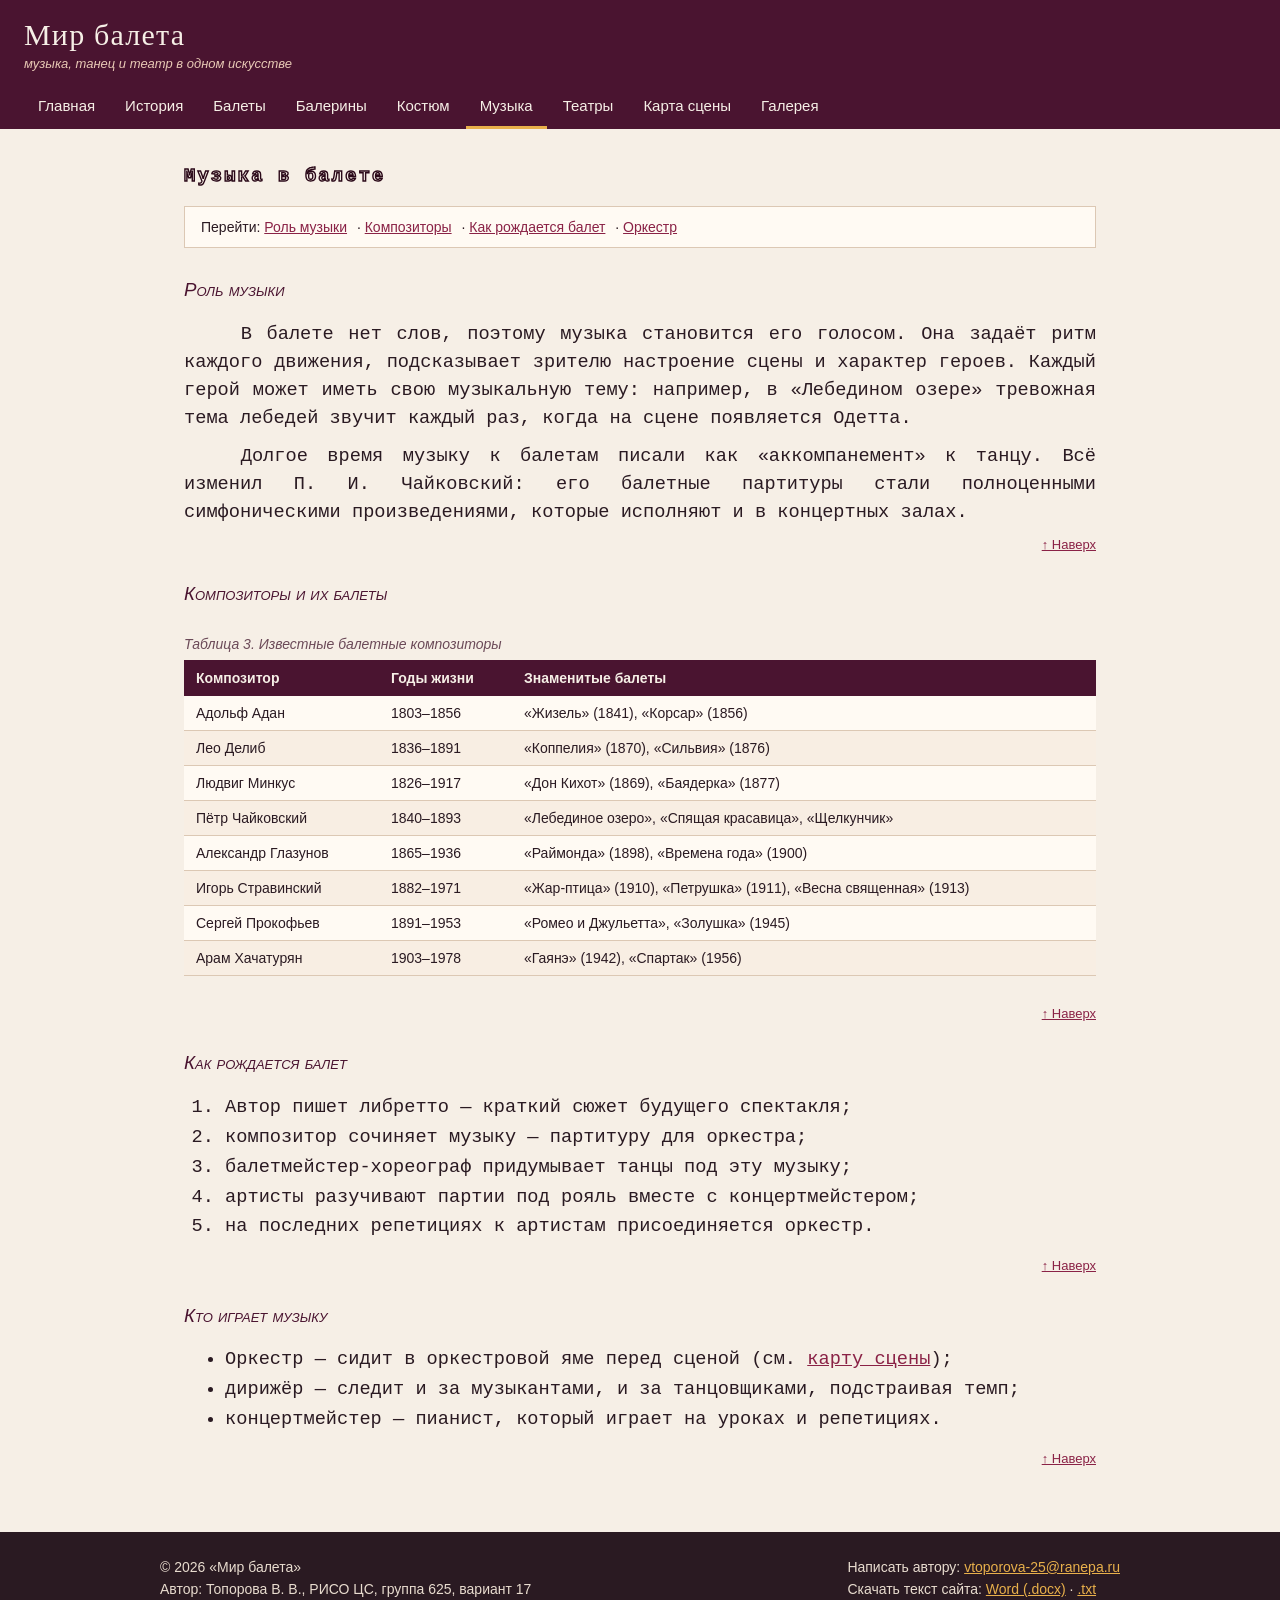
<file: muzyka.html>
<!DOCTYPE html>
<html lang="ru">
<head>
<meta charset="utf-8">
<meta name="viewport" content="width=device-width, initial-scale=1">
<meta name="author" content="Топорова В. В., РИСО ЦС, группа 625">
<title>Музыка в балете — Мир балета</title>
<link rel="stylesheet" href="style.css">
</head>
<body>
<a id="top"></a>
<header class="Топорова_РИСОЦС-625_Шапка">
<p class="Топорова_РИСОЦС-625_Логотип"><a href="index.html">Мир балета</a></p>
<p class="Топорова_РИСОЦС-625_Девиз">музыка, танец и театр в одном искусстве</p>
<nav><ul class="Топорова_РИСОЦС-625_Меню"><li><a href="index.html">Главная</a></li><li><a href="istoriya.html">История</a></li><li><a href="balety.html">Балеты</a></li><li><a href="baleriny.html">Балерины</a></li><li><a href="kostyum.html">Костюм</a></li><li><a href="muzyka.html" class="active">Музыка</a></li><li><a href="teatry.html">Театры</a></li><li><a href="scena.html">Карта сцены</a></li><li><a href="galereya.html">Галерея</a></li></ul></nav>
</header>
<main class="Топорова_РИСОЦС-625_Содержимое">

<h1 class="Топорова_РИСОЦС-625_Гл">Музыка в балете</h1>
<nav class="Топорова_РИСОЦС-625_Якоря">Перейти: <a href="#rol">Роль музыки</a> · <a href="#kompozitory">Композиторы</a> · <a href="#kak">Как рождается балет</a> · <a href="#orkestr">Оркестр</a></nav>
<section id="rol">
<h2 class="Топорова_РИСОЦС-625_Подзаг">Роль музыки</h2>
<p class="Топорова_РИСОЦС-625_Оснтек">В балете нет слов, поэтому музыка становится его голосом. Она задаёт ритм каждого движения, подсказывает зрителю настроение сцены и характер героев. Каждый герой может иметь свою музыкальную тему: например, в «Лебедином озере» тревожная тема лебедей звучит каждый раз, когда на сцене появляется Одетта.</p>
<p class="Топорова_РИСОЦС-625_Оснтек">Долгое время музыку к балетам писали как «аккомпанемент» к танцу. Всё изменил П. И. Чайковский: его балетные партитуры стали полноценными симфоническими произведениями, которые исполняют и в концертных залах.</p>
<p class="Топорова_РИСОЦС-625_Наверх"><a href="#top">↑ Наверх</a></p>
</section>
<section id="kompozitory">
<h2 class="Топорова_РИСОЦС-625_Подзаг">Композиторы и их балеты</h2>
<div class="Топорова_РИСОЦС-625_Прокрутка">
<table class="Топорова_РИСОЦС-625_Таблица">
<caption>Таблица 3. Известные балетные композиторы</caption>
<thead><tr><th>Композитор</th><th>Годы жизни</th><th>Знаменитые балеты</th></tr></thead>
<tbody><tr><td>Адольф Адан</td><td>1803–1856</td><td>«Жизель» (1841), «Корсар» (1856)</td></tr><tr><td>Лео Делиб</td><td>1836–1891</td><td>«Коппелия» (1870), «Сильвия» (1876)</td></tr><tr><td>Людвиг Минкус</td><td>1826–1917</td><td>«Дон Кихот» (1869), «Баядерка» (1877)</td></tr><tr><td>Пётр Чайковский</td><td>1840–1893</td><td>«Лебединое озеро», «Спящая красавица», «Щелкунчик»</td></tr><tr><td>Александр Глазунов</td><td>1865–1936</td><td>«Раймонда» (1898), «Времена года» (1900)</td></tr><tr><td>Игорь Стравинский</td><td>1882–1971</td><td>«Жар-птица» (1910), «Петрушка» (1911), «Весна священная» (1913)</td></tr><tr><td>Сергей Прокофьев</td><td>1891–1953</td><td>«Ромео и Джульетта», «Золушка» (1945)</td></tr><tr><td>Арам Хачатурян</td><td>1903–1978</td><td>«Гаянэ» (1942), «Спартак» (1956)</td></tr></tbody>
</table>
</div>
<p class="Топорова_РИСОЦС-625_Наверх"><a href="#top">↑ Наверх</a></p>
</section>
<section id="kak">
<h2 class="Топорова_РИСОЦС-625_Подзаг">Как рождается балет</h2>
<ol class="Топорова_РИСОЦС-625_Список">
<li>Автор пишет либретто — краткий сюжет будущего спектакля;</li>
<li>композитор сочиняет музыку — партитуру для оркестра;</li>
<li>балетмейстер-хореограф придумывает танцы под эту музыку;</li>
<li>артисты разучивают партии под рояль вместе с концертмейстером;</li>
<li>на последних репетициях к артистам присоединяется оркестр.</li>
</ol>
<p class="Топорова_РИСОЦС-625_Наверх"><a href="#top">↑ Наверх</a></p>
</section>
<section id="orkestr">
<h2 class="Топорова_РИСОЦС-625_Подзаг">Кто играет музыку</h2>
<ul class="Топорова_РИСОЦС-625_Список">
<li>Оркестр — сидит в оркестровой яме перед сценой (см. <a href="scena.html#orkestr">карту сцены</a>);</li>
<li>дирижёр — следит и за музыкантами, и за танцовщиками, подстраивая темп;</li>
<li>концертмейстер — пианист, который играет на уроках и репетициях.</li>
</ul>
</section>

<p class="Топорова_РИСОЦС-625_Наверх"><a href="#top">↑ Наверх</a></p>
</main>
<footer class="Топорова_РИСОЦС-625_Подвал">
<div class="Топорова_РИСОЦС-625_Подвал-внутри">
<div>© 2026 «Мир балета»<br>Автор: Топорова В. В., РИСО ЦС, группа 625, вариант 17</div>
<div>Написать автору: <a href="mailto:vtoporova-25@ranepa.ru?subject=Сайт «Мир балета»">vtoporova-25@ranepa.ru</a><br>Скачать текст сайта: <a href="files/mir-baleta.docx" download>Word (.docx)</a> · <a href="files/mir-baleta.txt" download>.txt</a></div>
</div>
</footer>

</body>
</html>
</file>
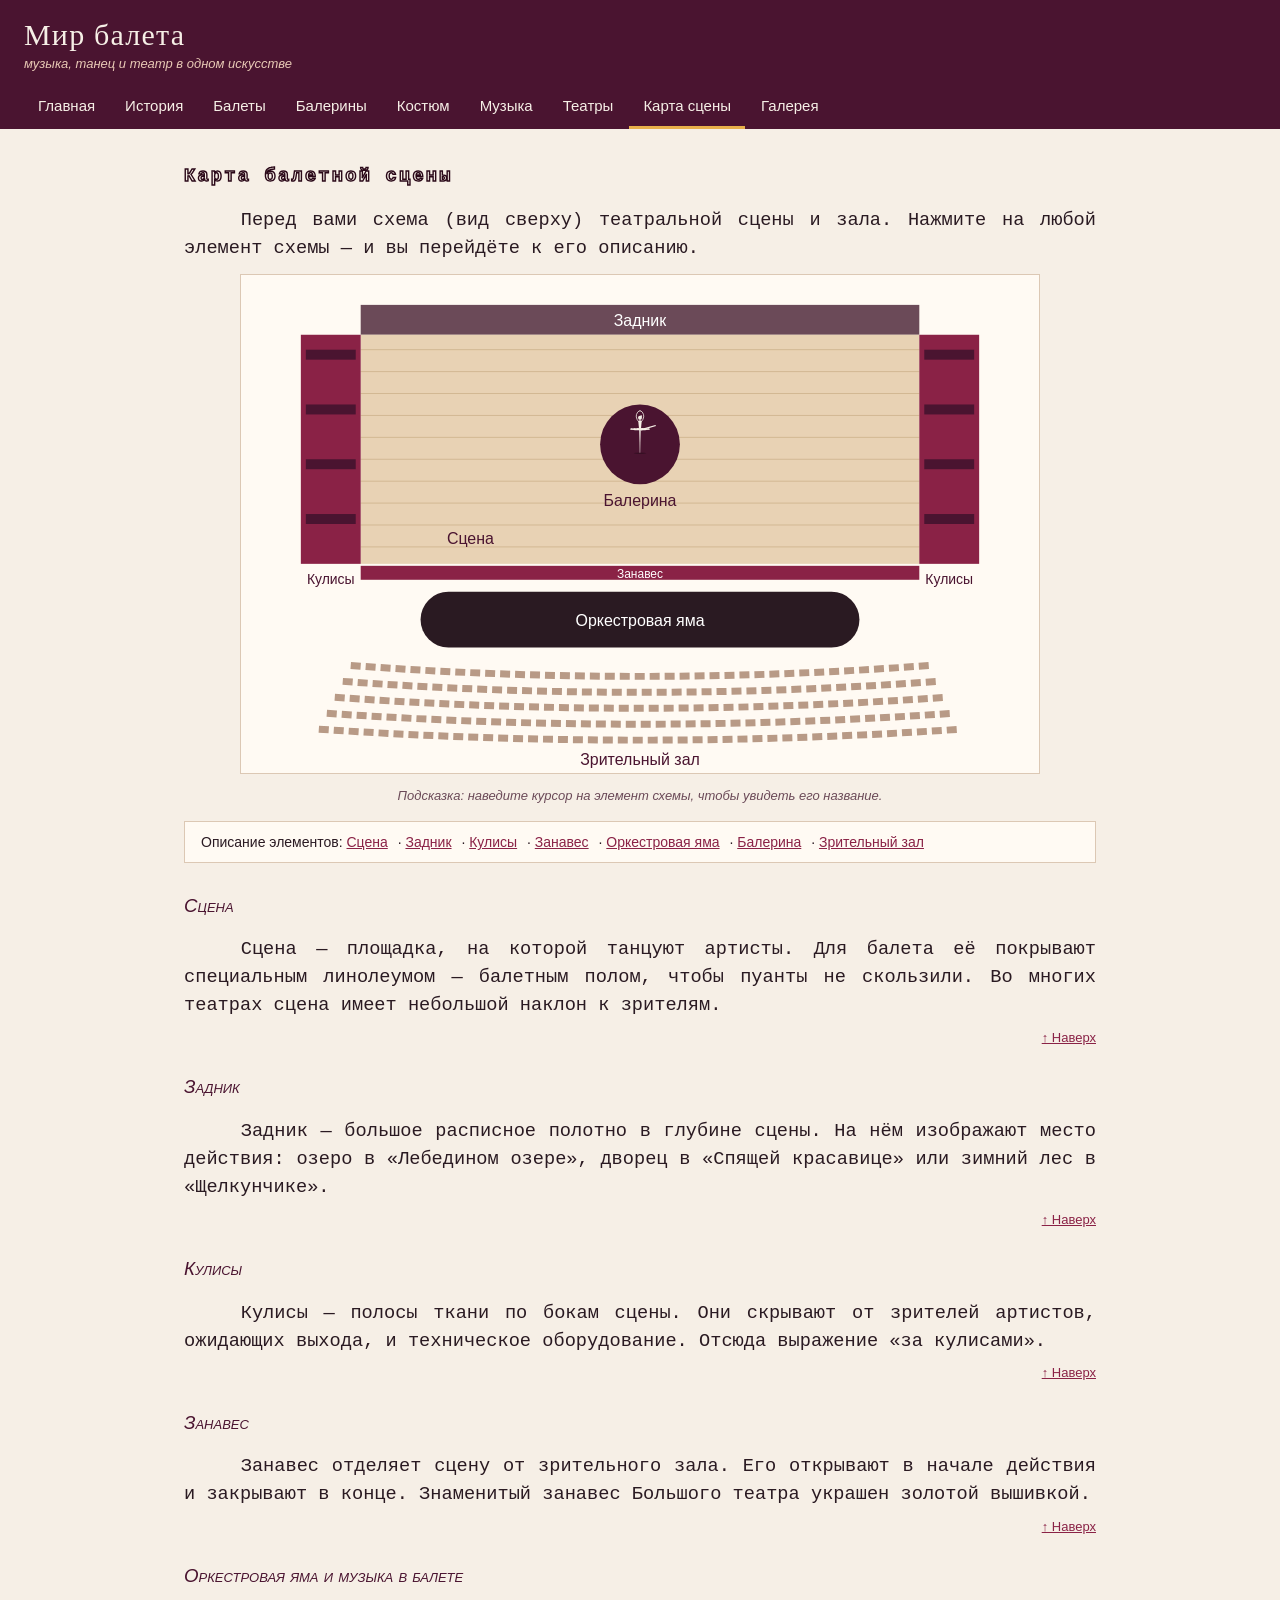
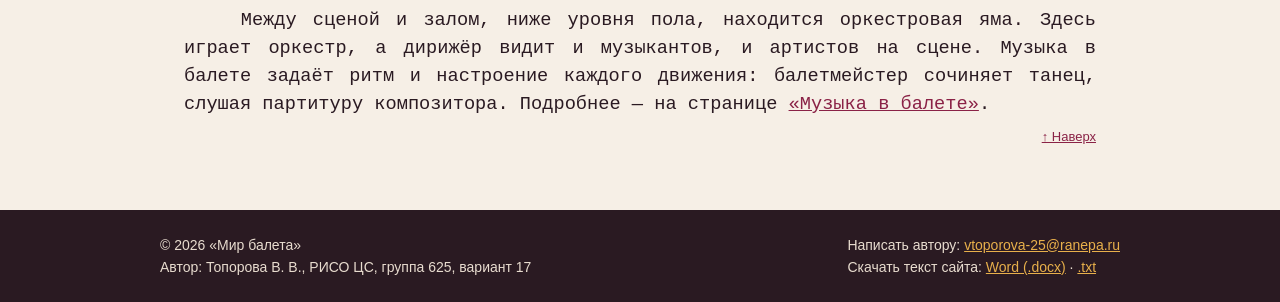
<file: scena.html>
<!DOCTYPE html>
<html lang="ru">
<head>
<meta charset="utf-8">
<meta name="viewport" content="width=device-width, initial-scale=1">
<meta name="author" content="Топорова В. В., РИСО ЦС, группа 625">
<title>Карта сцены — Мир балета</title>
<link rel="stylesheet" href="style.css">
</head>
<body>
<a id="top"></a>
<header class="Топорова_РИСОЦС-625_Шапка">
<p class="Топорова_РИСОЦС-625_Логотип"><a href="index.html">Мир балета</a></p>
<p class="Топорова_РИСОЦС-625_Девиз">музыка, танец и театр в одном искусстве</p>
<nav><ul class="Топорова_РИСОЦС-625_Меню"><li><a href="index.html">Главная</a></li><li><a href="istoriya.html">История</a></li><li><a href="balety.html">Балеты</a></li><li><a href="baleriny.html">Балерины</a></li><li><a href="kostyum.html">Костюм</a></li><li><a href="muzyka.html">Музыка</a></li><li><a href="teatry.html">Театры</a></li><li><a href="scena.html" class="active">Карта сцены</a></li><li><a href="galereya.html">Галерея</a></li></ul></nav>
</header>
<main class="Топорова_РИСОЦС-625_Содержимое">

<h1 class="Топорова_РИСОЦС-625_Гл">Карта балетной сцены</h1>
<p class="Топорова_РИСОЦС-625_Оснтек">Перед вами схема (вид сверху) театральной сцены и зала. Нажмите на любой элемент схемы — и вы перейдёте к его описанию.</p>
<div class="Топорова_РИСОЦС-625_Карта">
<img src="images/plan-sceny.svg" width="800" height="500" usemap="#karta-sceny" alt="План балетной сцены: задник, сцена, кулисы, балерина, занавес, оркестровая яма, зрительный зал">
<map name="karta-sceny">
<area shape="circle" coords="400,170,40" href="kostyum.html" alt="Балерина — балетный костюм" title="Балерина → Балетный костюм">
<area shape="rect" coords="120,30,680,60" href="#zadnik" alt="Задник" title="Задник">
<area shape="rect" coords="60,60,120,290" href="#kulisy" alt="Кулисы (левые)" title="Кулисы">
<area shape="rect" coords="680,60,740,290" href="#kulisy" alt="Кулисы (правые)" title="Кулисы">
<area shape="rect" coords="120,60,680,290" href="#scena" alt="Сцена" title="Сцена">
<area shape="rect" coords="120,290,680,308" href="#zanaves" alt="Занавес" title="Занавес">
<area shape="rect" coords="180,318,620,374" href="muzyka.html" alt="Оркестровая яма — музыка в балете" title="Оркестровая яма → Музыка в балете">
<area shape="rect" coords="60,385,740,500" href="teatry.html" alt="Зрительный зал — знаменитые театры" title="Зрительный зал → Знаменитые театры">
</map>
</div>
<p class="Топорова_РИСОЦС-625_Подсказка">Подсказка: наведите курсор на элемент схемы, чтобы увидеть его название.</p>
<nav class="Топорова_РИСОЦС-625_Якоря">Описание элементов: <a href="#scena">Сцена</a> · <a href="#zadnik">Задник</a> · <a href="#kulisy">Кулисы</a> · <a href="#zanaves">Занавес</a> · <a href="#orkestr">Оркестровая яма</a> · <a href="kostyum.html">Балерина</a> · <a href="teatry.html">Зрительный зал</a></nav>

<section id="scena"><h2 class="Топорова_РИСОЦС-625_Подзаг">Сцена</h2>
<p class="Топорова_РИСОЦС-625_Оснтек">Сцена — площадка, на которой танцуют артисты. Для балета её покрывают специальным линолеумом — балетным полом, чтобы пуанты не скользили. Во многих театрах сцена имеет небольшой наклон к зрителям.</p><p class="Топорова_РИСОЦС-625_Наверх"><a href="#top">↑ Наверх</a></p></section>
<section id="zadnik"><h2 class="Топорова_РИСОЦС-625_Подзаг">Задник</h2>
<p class="Топорова_РИСОЦС-625_Оснтек">Задник — большое расписное полотно в глубине сцены. На нём изображают место действия: озеро в «Лебедином озере», дворец в «Спящей красавице» или зимний лес в «Щелкунчике».</p><p class="Топорова_РИСОЦС-625_Наверх"><a href="#top">↑ Наверх</a></p></section>
<section id="kulisy"><h2 class="Топорова_РИСОЦС-625_Подзаг">Кулисы</h2>
<p class="Топорова_РИСОЦС-625_Оснтек">Кулисы — полосы ткани по бокам сцены. Они скрывают от зрителей артистов, ожидающих выхода, и техническое оборудование. Отсюда выражение «за кулисами».</p><p class="Топорова_РИСОЦС-625_Наверх"><a href="#top">↑ Наверх</a></p></section>
<section id="zanaves"><h2 class="Топорова_РИСОЦС-625_Подзаг">Занавес</h2>
<p class="Топорова_РИСОЦС-625_Оснтек">Занавес отделяет сцену от зрительного зала. Его открывают в начале действия и закрывают в конце. Знаменитый занавес Большого театра украшен золотой вышивкой.</p><p class="Топорова_РИСОЦС-625_Наверх"><a href="#top">↑ Наверх</a></p></section>
<section id="orkestr"><h2 class="Топорова_РИСОЦС-625_Подзаг">Оркестровая яма и музыка в балете</h2>
<p class="Топорова_РИСОЦС-625_Оснтек">Между сценой и залом, ниже уровня пола, находится оркестровая яма. Здесь играет оркестр, а дирижёр видит и музыкантов, и артистов на сцене. Музыка в балете задаёт ритм и настроение каждого движения: балетмейстер сочиняет танец, слушая партитуру композитора. Подробнее — на странице <a href="muzyka.html">«Музыка в балете»</a>.</p></section>

<p class="Топорова_РИСОЦС-625_Наверх"><a href="#top">↑ Наверх</a></p>
</main>
<footer class="Топорова_РИСОЦС-625_Подвал">
<div class="Топорова_РИСОЦС-625_Подвал-внутри">
<div>© 2026 «Мир балета»<br>Автор: Топорова В. В., РИСО ЦС, группа 625, вариант 17</div>
<div>Написать автору: <a href="mailto:vtoporova-25@ranepa.ru?subject=Сайт «Мир балета»">vtoporova-25@ranepa.ru</a><br>Скачать текст сайта: <a href="files/mir-baleta.docx" download>Word (.docx)</a> · <a href="files/mir-baleta.txt" download>.txt</a></div>
</div>
</footer>
<script src="karta.js"></script>
</body>
</html>
</file>
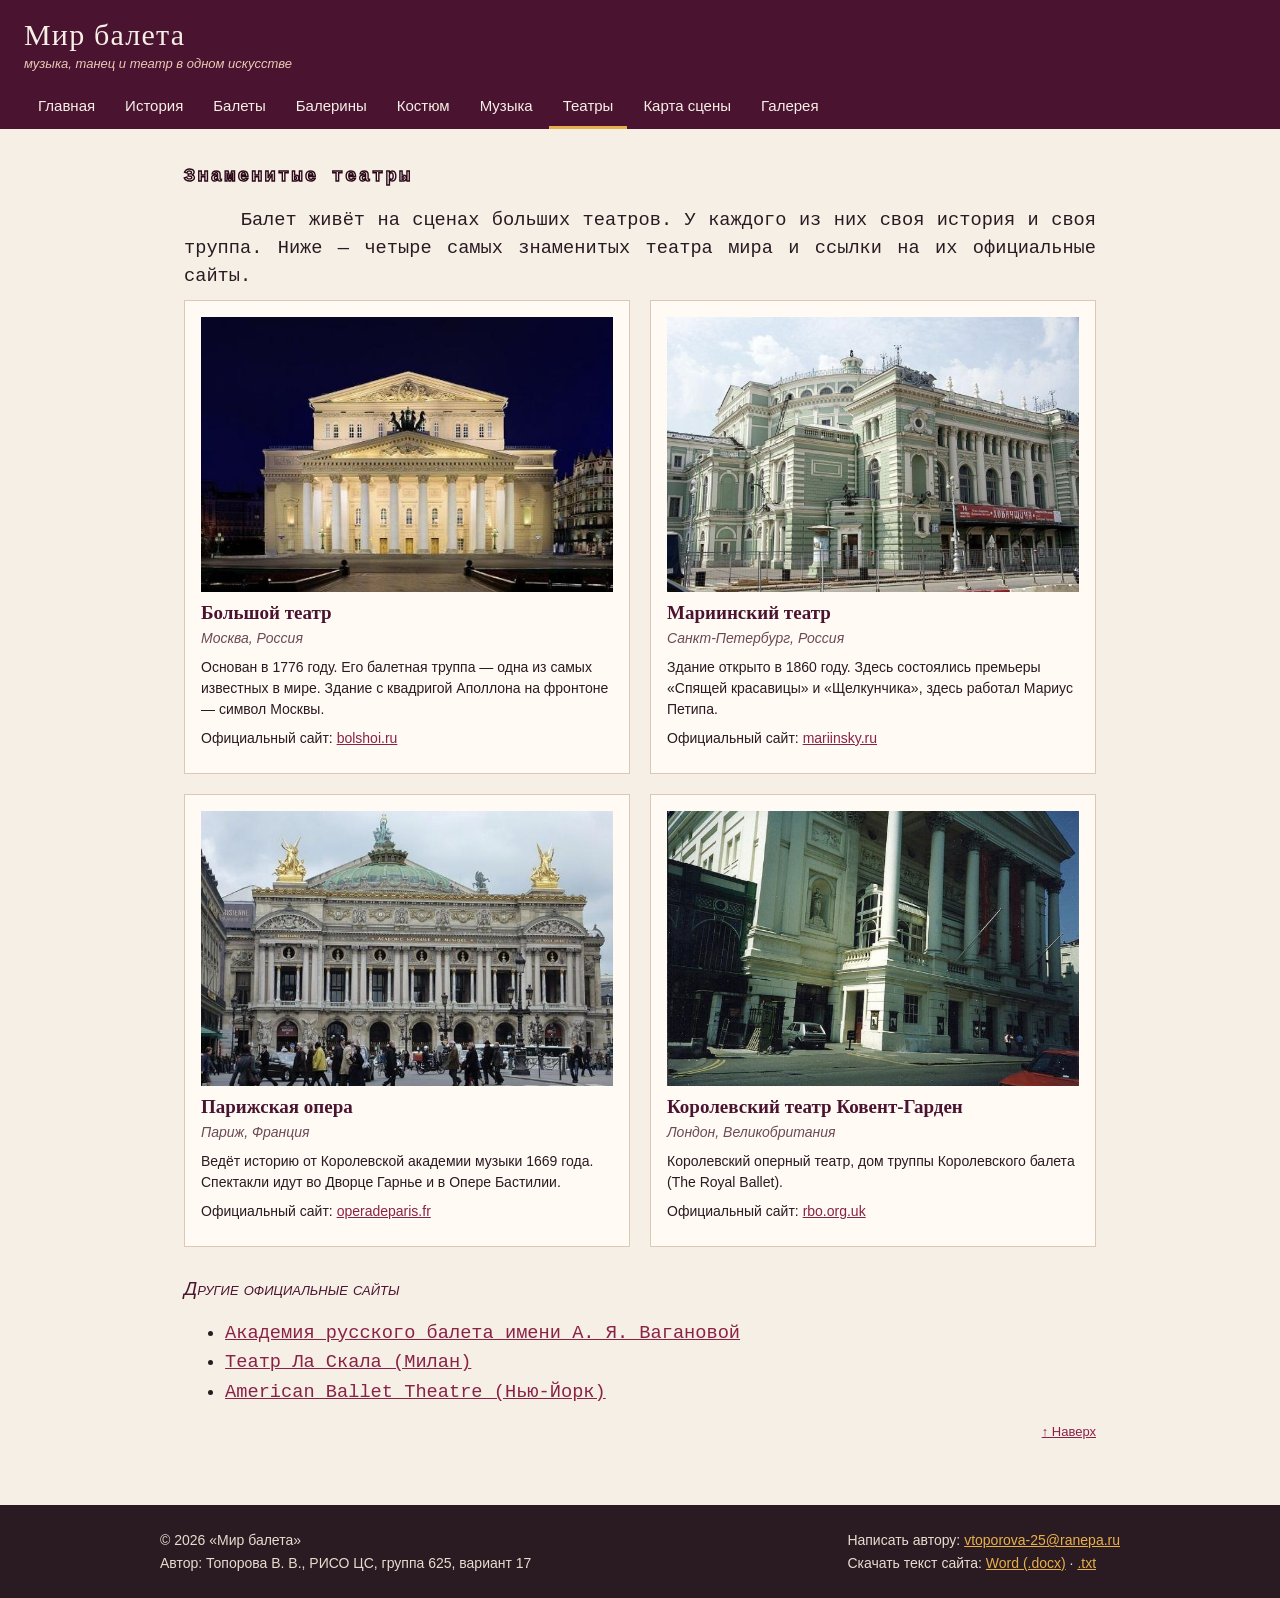
<file: teatry.html>
<!DOCTYPE html>
<html lang="ru">
<head>
<meta charset="utf-8">
<meta name="viewport" content="width=device-width, initial-scale=1">
<meta name="author" content="Топорова В. В., РИСО ЦС, группа 625">
<title>Знаменитые театры — Мир балета</title>
<link rel="stylesheet" href="style.css">
</head>
<body>
<a id="top"></a>
<header class="Топорова_РИСОЦС-625_Шапка">
<p class="Топорова_РИСОЦС-625_Логотип"><a href="index.html">Мир балета</a></p>
<p class="Топорова_РИСОЦС-625_Девиз">музыка, танец и театр в одном искусстве</p>
<nav><ul class="Топорова_РИСОЦС-625_Меню"><li><a href="index.html">Главная</a></li><li><a href="istoriya.html">История</a></li><li><a href="balety.html">Балеты</a></li><li><a href="baleriny.html">Балерины</a></li><li><a href="kostyum.html">Костюм</a></li><li><a href="muzyka.html">Музыка</a></li><li><a href="teatry.html" class="active">Театры</a></li><li><a href="scena.html">Карта сцены</a></li><li><a href="galereya.html">Галерея</a></li></ul></nav>
</header>
<main class="Топорова_РИСОЦС-625_Содержимое">

<h1 class="Топорова_РИСОЦС-625_Гл">Знаменитые театры</h1>
<p class="Топорова_РИСОЦС-625_Оснтек">Балет живёт на сценах больших театров. У каждого из них своя история и своя труппа. Ниже — четыре самых знаменитых театра мира и ссылки на их официальные сайты.</p>
<section class="Топорова_РИСОЦС-625_Карточки"><article class="Топорова_РИСОЦС-625_Карточка"><img class="Топорова_РИСОЦС-625_Фото-здание" src="images/foto/bolshoi.jpg" alt="Большой театр — фасад"><h3>Большой театр</h3><p class="Топорова_РИСОЦС-625_Даты">Москва, Россия</p><p>Основан в 1776 году. Его балетная труппа — одна из самых известных в мире. Здание с квадригой Аполлона на фронтоне — символ Москвы.</p><p>Официальный сайт: <a href="https://bolshoi.ru/" target="_blank" rel="noopener">bolshoi.ru</a></p></article><article class="Топорова_РИСОЦС-625_Карточка"><img class="Топорова_РИСОЦС-625_Фото-здание" src="images/foto/mariinsky.jpg" alt="Мариинский театр — фасад"><h3>Мариинский театр</h3><p class="Топорова_РИСОЦС-625_Даты">Санкт-Петербург, Россия</p><p>Здание открыто в 1860 году. Здесь состоялись премьеры «Спящей красавицы» и «Щелкунчика», здесь работал Мариус Петипа.</p><p>Официальный сайт: <a href="https://www.mariinsky.ru/" target="_blank" rel="noopener">mariinsky.ru</a></p></article><article class="Топорова_РИСОЦС-625_Карточка"><img class="Топорова_РИСОЦС-625_Фото-здание" src="images/foto/garnier.jpg" alt="Парижская опера — фасад"><h3>Парижская опера</h3><p class="Топорова_РИСОЦС-625_Даты">Париж, Франция</p><p>Ведёт историю от Королевской академии музыки 1669 года. Спектакли идут во Дворце Гарнье и в Опере Бастилии.</p><p>Официальный сайт: <a href="https://www.operadeparis.fr/" target="_blank" rel="noopener">operadeparis.fr</a></p></article><article class="Топорова_РИСОЦС-625_Карточка"><img class="Топорова_РИСОЦС-625_Фото-здание" src="images/foto/roh.jpg" alt="Королевский театр Ковент-Гарден — фасад"><h3>Королевский театр Ковент-Гарден</h3><p class="Топорова_РИСОЦС-625_Даты">Лондон, Великобритания</p><p>Королевский оперный театр, дом труппы Королевского балета (The Royal Ballet).</p><p>Официальный сайт: <a href="https://www.rbo.org.uk/" target="_blank" rel="noopener">rbo.org.uk</a></p></article></section>
<h2 class="Топорова_РИСОЦС-625_Подзаг">Другие официальные сайты</h2>
<ul class="Топорова_РИСОЦС-625_Список">
<li><a href="https://vaganovaacademy.ru/" target="_blank" rel="noopener">Академия русского балета имени А. Я. Вагановой</a></li>
<li><a href="https://www.teatrallascala.org/" target="_blank" rel="noopener">Театр Ла Скала (Милан)</a></li>
<li><a href="https://www.abt.org/" target="_blank" rel="noopener">American Ballet Theatre (Нью-Йорк)</a></li>
</ul>

<p class="Топорова_РИСОЦС-625_Наверх"><a href="#top">↑ Наверх</a></p>
</main>
<footer class="Топорова_РИСОЦС-625_Подвал">
<div class="Топорова_РИСОЦС-625_Подвал-внутри">
<div>© 2026 «Мир балета»<br>Автор: Топорова В. В., РИСО ЦС, группа 625, вариант 17</div>
<div>Написать автору: <a href="mailto:vtoporova-25@ranepa.ru?subject=Сайт «Мир балета»">vtoporova-25@ranepa.ru</a><br>Скачать текст сайта: <a href="files/mir-baleta.docx" download>Word (.docx)</a> · <a href="files/mir-baleta.txt" download>.txt</a></div>
</div>
</footer>

</body>
</html>
</file>
<file: style.css>
/* ==========================================================
   Сайт «Мир балета»
   Автор: Топорова В. В., РИСО ЦС, группа 625, вариант 17
   ========================================================== */

/* ---------- Стили варианта 17 (обязательные) ---------- */

/* Стиль для заголовка: Courier New 14, Ж, контур, 1 уровень,
   без переносов, всегда с новой страницы, выравнивание по левому краю,
   интервал после 14 пт */
h1.Топорова_РИСОЦС-625_Гл {
  font-family: "Courier New", Courier, monospace;
  font-size: 14pt;
  font-weight: bold;
  color: transparent;                    /* контур: буквы без заливки */
  -webkit-text-stroke: 1.4px #2a0818;  /* контур букв (толще и темнее для читаемости) */
  text-shadow: none;
  hyphens: none;                         /* без переносов */
  -webkit-hyphens: none;
  page-break-before: always;             /* всегда с новой страницы */
  break-before: page;
  text-align: left;
  margin-top: 0;
  margin-bottom: 14pt;                   /* интервал после 14 пт */
  letter-spacing: 0.12em;
}

/* Стиль для подзаголовка: Arial 14, К, малые прописные, 2 уровень,
   выравнивание по левому краю, интервал после 12 пт,
   межстрочный интервал 20 пт точно */
h2.Топорова_РИСОЦС-625_Подзаг {
  font-family: Arial, Helvetica, sans-serif;
  font-size: 14pt;
  font-style: italic;
  font-variant: small-caps;              /* малые прописные */
  font-weight: normal;
  text-align: left;
  margin-top: 22pt;
  margin-bottom: 12pt;                   /* интервал после 12 пт */
  line-height: 20pt;                     /* межстрочный 20 пт точно */
  color: #4a1430;
}

/* Стиль основного текста: Courier New 14, выравнивание по ширине,
   красная строка 1,5 см, межстрочный интервал 1,5 */
p.Топорова_РИСОЦС-625_Оснтек {
  font-family: "Courier New", Courier, monospace;
  font-size: 14pt;
  text-align: justify;
  text-indent: 1.5cm;                    /* красная строка 1,5 см */
  line-height: 1.5;                      /* полуторный интервал */
  margin: 0 0 8pt 0;
  color: #2a1a22;
}

/* ---------- Общее оформление страниц ---------- */

* { box-sizing: border-box; }

body {
  margin: 0;
  background: #f6efe6;
  color: #2a1a22;
  font-family: "Courier New", Courier, monospace;
  font-size: 14pt;
}

a { color: #8a2246; }
a:hover { color: #4a1430; }

.Топорова_РИСОЦС-625_Шапка {
  background: #4a1430;
  color: #f6efe6;
  padding: 18px 24px 0;
}

.Топорова_РИСОЦС-625_Логотип {
  font-family: Georgia, "Times New Roman", serif;
  font-size: 30px;
  letter-spacing: 0.04em;
  margin: 0 0 4px;
}

.Топорова_РИСОЦС-625_Логотип a { color: #f6efe6; text-decoration: none; }

.Топорова_РИСОЦС-625_Девиз {
  font-family: Arial, Helvetica, sans-serif;
  font-size: 13px;
  font-style: italic;
  color: #e8c9b5;
  margin: 0 0 14px;
}

.Топорова_РИСОЦС-625_Меню {
  display: flex;
  flex-wrap: wrap;
  gap: 2px;
  list-style: none;
  margin: 0;
  padding: 0;
}

.Топорова_РИСОЦС-625_Меню a {
  display: block;
  padding: 12px 14px;
  font-family: Arial, Helvetica, sans-serif;
  font-size: 15px;
  color: #f6efe6;
  text-decoration: none;
  border-bottom: 3px solid transparent;
}

.Топорова_РИСОЦС-625_Меню a:hover,
.Топорова_РИСОЦС-625_Меню a.active { border-bottom-color: #e8b04b; }

.Топорова_РИСОЦС-625_Содержимое {
  max-width: 960px;
  margin: 0 auto;
  padding: 36px 24px 48px;
}

/* Внутренняя навигация по якорям */
.Топорова_РИСОЦС-625_Якоря {
  font-family: Arial, Helvetica, sans-serif;
  font-size: 14px;
  background: #fffaf3;
  border: 1px solid #dcc8b4;
  padding: 12px 16px;
  margin: 0 0 24px;
}

.Топорова_РИСОЦС-625_Якоря a { margin-right: 6px; }

.Топорова_РИСОЦС-625_Наверх {
  font-family: Arial, Helvetica, sans-serif;
  font-size: 13px;
  text-align: right;
  margin: 6px 0 18px;
}

/* Таблицы */
table.Топорова_РИСОЦС-625_Таблица {
  width: 100%;
  border-collapse: collapse;
  margin: 12px 0 24px;
  font-family: Arial, Helvetica, sans-serif;
  font-size: 14px;
  background: #fffaf3;
}

.Топорова_РИСОЦС-625_Таблица caption {
  font-style: italic;
  text-align: left;
  padding-bottom: 8px;
  color: #6b4a58;
}

.Топорова_РИСОЦС-625_Таблица th {
  background: #4a1430;
  color: #f6efe6;
  text-align: left;
  padding: 10px 12px;
}

.Топорова_РИСОЦС-625_Таблица td {
  padding: 9px 12px;
  border-bottom: 1px solid #dcc8b4;
  vertical-align: top;
}

.Топорова_РИСОЦС-625_Таблица tr:nth-child(even) td { background: #f8eee3; }

.Топорова_РИСОЦС-625_Прокрутка { overflow-x: auto; }

/* Списки */
.Топорова_РИСОЦС-625_Список {
  font-family: "Courier New", Courier, monospace;
  font-size: 14pt;
  line-height: 1.6;
  margin: 0 0 16px;
  padding-left: 2.2em;
}

/* Иллюстрации */
figure.Топорова_РИСОЦС-625_Рисунок {
  margin: 12px 0 24px;
  text-align: center;
}

.Топорова_РИСОЦС-625_Рисунок img {
  max-width: 100%;
  height: auto;
  border: 1px solid #dcc8b4;
  background: #fffaf3;
}

.Топорова_РИСОЦС-625_Рисунок figcaption {
  font-family: Arial, Helvetica, sans-serif;
  font-size: 13px;
  font-style: italic;
  color: #6b4a58;
  margin-top: 6px;
}

/* Карточки (балерины, театры) */
.Топорова_РИСОЦС-625_Карточки {
  display: grid;
  grid-template-columns: repeat(auto-fit, minmax(300px, 1fr));
  gap: 20px;
  margin: 8px 0 28px;
}

.Топорова_РИСОЦС-625_Карточка {
  background: #fffaf3;
  border: 1px solid #dcc8b4;
  padding: 16px;
}

.Топорова_РИСОЦС-625_Карточка img {
  width: 100%;
  height: auto;
  display: block;
  margin-bottom: 10px;
}

.Топорова_РИСОЦС-625_Карточка h3 {
  font-family: Georgia, "Times New Roman", serif;
  font-size: 19px;
  margin: 0 0 4px;
  color: #4a1430;
}

.Топорова_РИСОЦС-625_Карточка p {
  font-family: Arial, Helvetica, sans-serif;
  font-size: 14px;
  line-height: 1.5;
  margin: 0 0 8px;
}

.Топорова_РИСОЦС-625_Даты {
  color: #6b4a58;
  font-style: italic;
}

/* Фотографии в карточках: одинаковые пропорции */
.Топорова_РИСОЦС-625_Карточка img.Топорова_РИСОЦС-625_Фото-портрет {
  aspect-ratio: 3 / 4;
  object-fit: cover;
  object-position: top;
}

.Топорова_РИСОЦС-625_Карточка img.Топорова_РИСОЦС-625_Фото-здание {
  aspect-ratio: 3 / 2;
  object-fit: cover;
}

/* Главный баннер */
.Топорова_РИСОЦС-625_Баннер {
  display: grid;
  grid-template-columns: 1.2fr 1fr;
  gap: 28px;
  align-items: center;
  margin-bottom: 28px;
}

.Топорова_РИСОЦС-625_Баннер img {
  width: 100%;
  height: auto;
  display: block;
}

.Топорова_РИСОЦС-625_Кнопка {
  display: inline-block;
  min-height: 44px;
  padding: 12px 22px;
  background: #8a2246;
  color: #fffaf3;
  font-family: Arial, Helvetica, sans-serif;
  font-size: 15px;
  text-decoration: none;
}

.Топорова_РИСОЦС-625_Кнопка:hover { background: #4a1430; color: #fffaf3; }

/* Подвал */
.Топорова_РИСОЦС-625_Подвал {
  background: #2a1a22;
  color: #e8dccf;
  font-family: Arial, Helvetica, sans-serif;
  font-size: 14px;
  padding: 24px;
  line-height: 1.6;
}

.Топорова_РИСОЦС-625_Подвал a { color: #e8b04b; }

.Топорова_РИСОЦС-625_Подвал-внутри {
  max-width: 960px;
  margin: 0 auto;
  display: flex;
  flex-wrap: wrap;
  justify-content: space-between;
  gap: 16px;
}

/* Карта (image map) */
.Топорова_РИСОЦС-625_Карта {
  overflow-x: auto;
  text-align: center;
  margin: 12px 0 8px;
}

.Топорова_РИСОЦС-625_Карта img {
  border: 1px solid #dcc8b4;
  max-width: 100%;      /* карта сжимается на телефоне, области пересчитывает karta.js */
  height: auto;
}

/* Галерея */
.Топорова_РИСОЦС-625_Галерея {
  display: grid;
  grid-template-columns: repeat(auto-fit, minmax(280px, 1fr));
  gap: 24px;
}

.Топорова_РИСОЦС-625_Галерея figure { margin: 0; }

.Топорова_РИСОЦС-625_Галерея img {
  width: 100%;
  height: 240px;
  object-fit: cover;
  background: #2a1a22;
  border: 1px solid #dcc8b4;
  display: block;
}

.Топорова_РИСОЦС-625_Галерея figcaption {
  font-family: Arial, Helvetica, sans-serif;
  font-size: 14px;
  padding-top: 8px;
}

/* Подсказка под картой */
.Топорова_РИСОЦС-625_Подсказка {
  font-family: Arial, Helvetica, sans-serif;
  font-size: 13px;
  font-style: italic;
  color: #6b4a58;
  text-align: center;
  margin: 0 0 18px;
}

/* Телефон */
@media (max-width: 720px) {
  .Топорова_РИСОЦС-625_Баннер { grid-template-columns: 1fr; }
  .Топорова_РИСОЦС-625_Содержимое { padding: 24px 16px 40px; }
  p.Топорова_РИСОЦС-625_Оснтек { font-size: 13pt; }
}

/* Печать: заголовок 1 уровня всегда с новой страницы */
@media print {
  .Топорова_РИСОЦС-625_Шапка, .Топорова_РИСОЦС-625_Подвал { display: none; }
}
</file>
